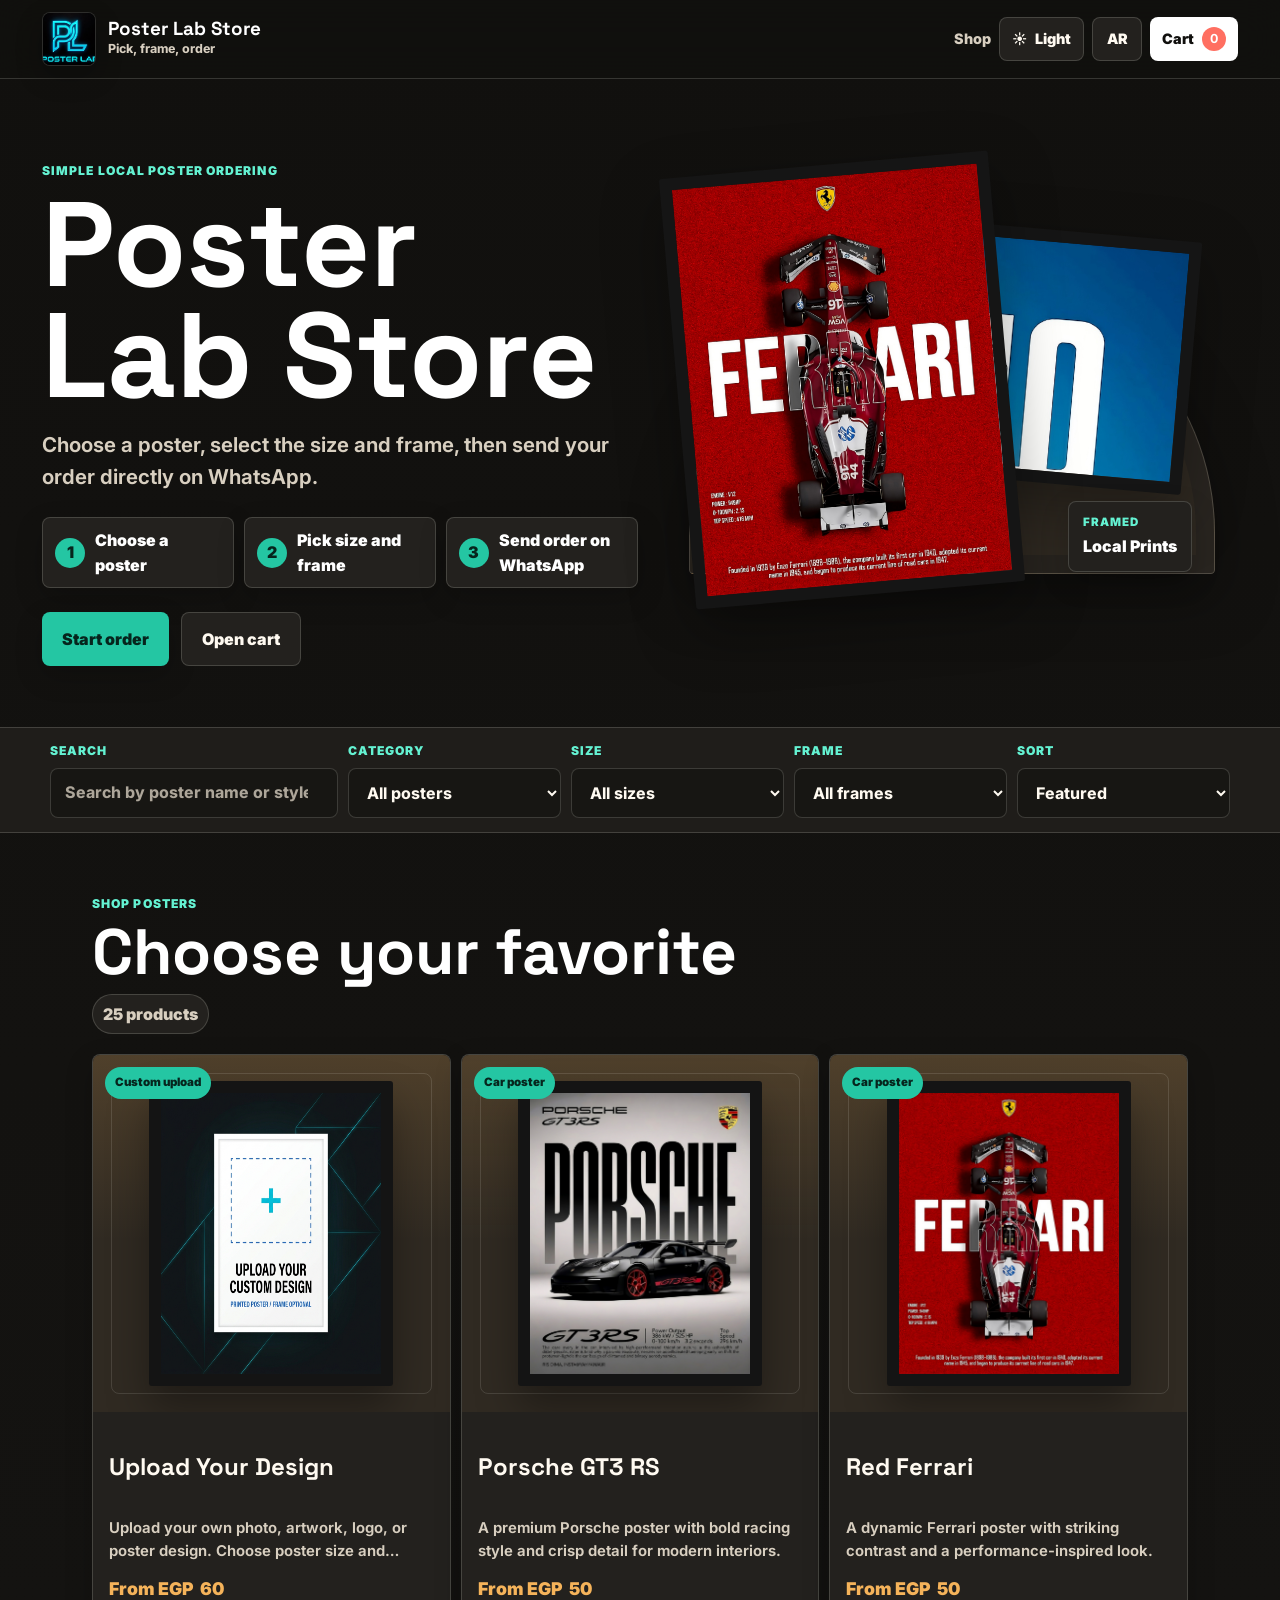
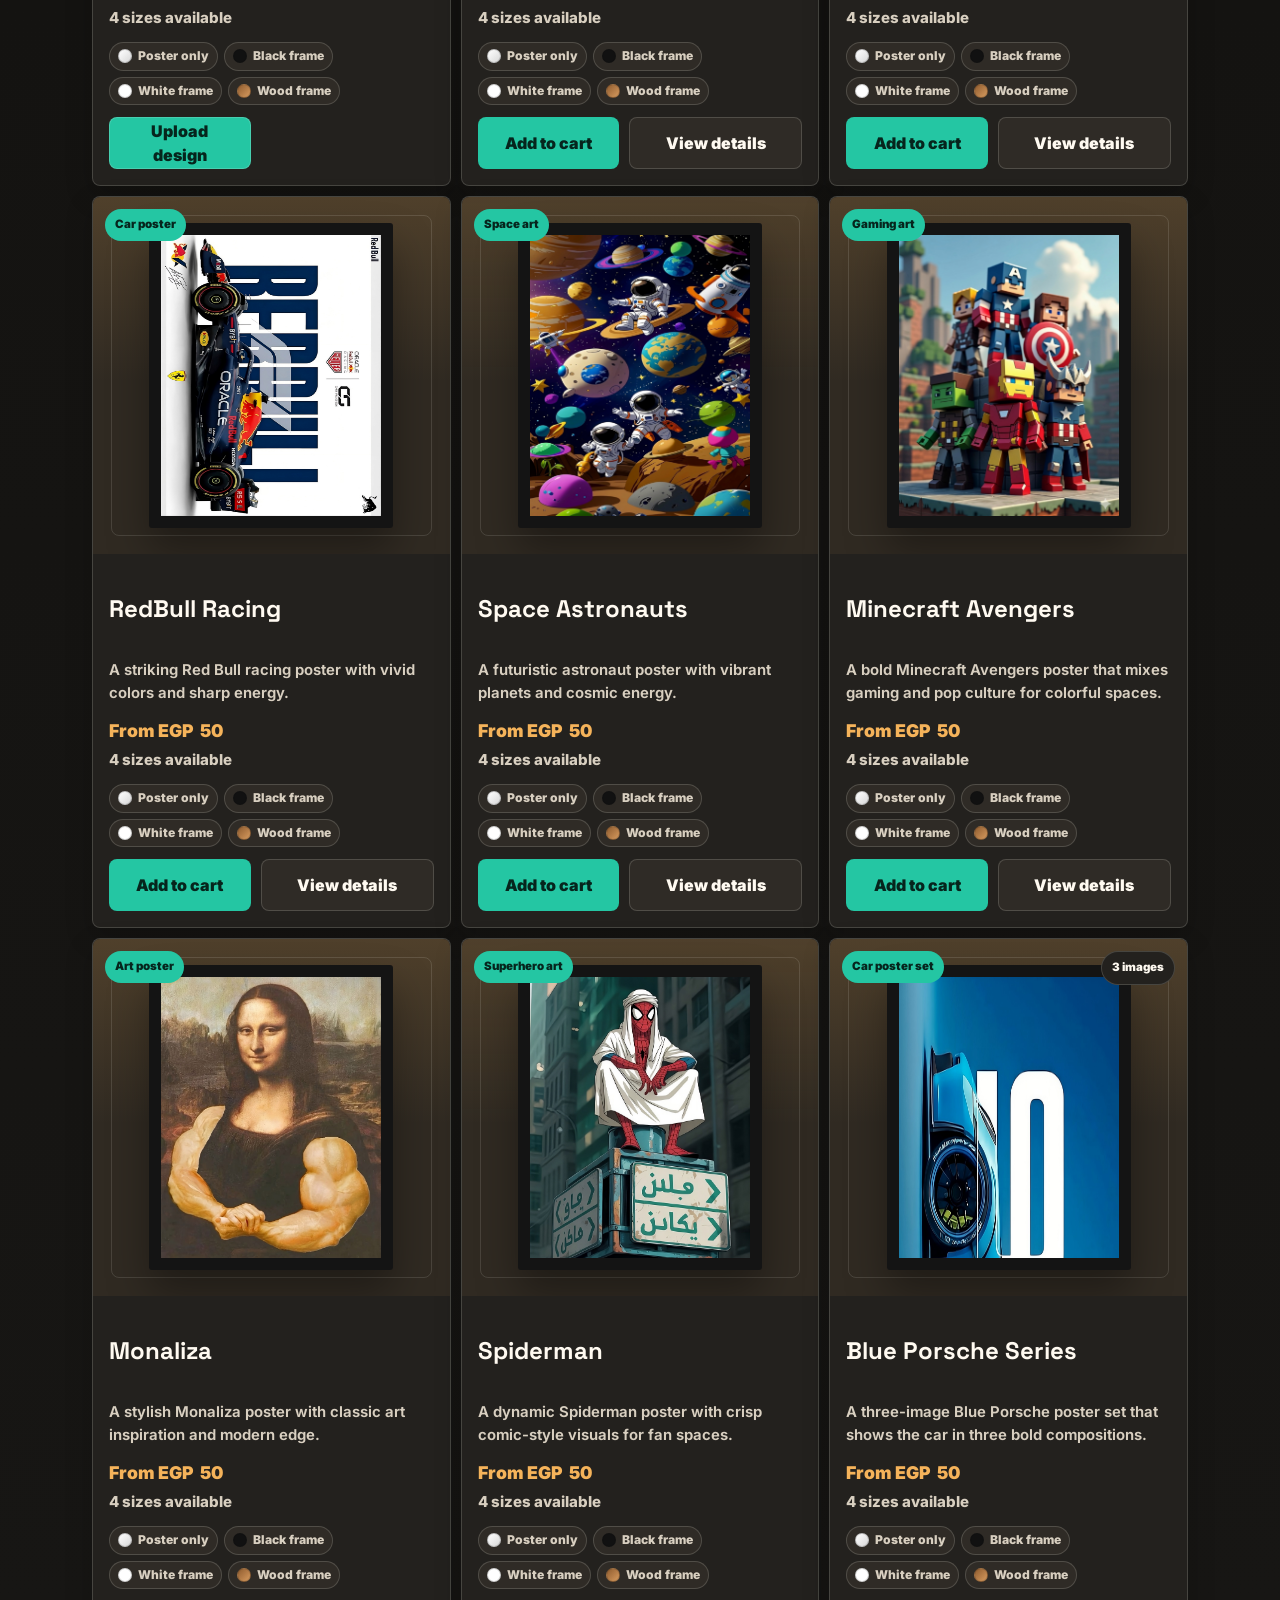
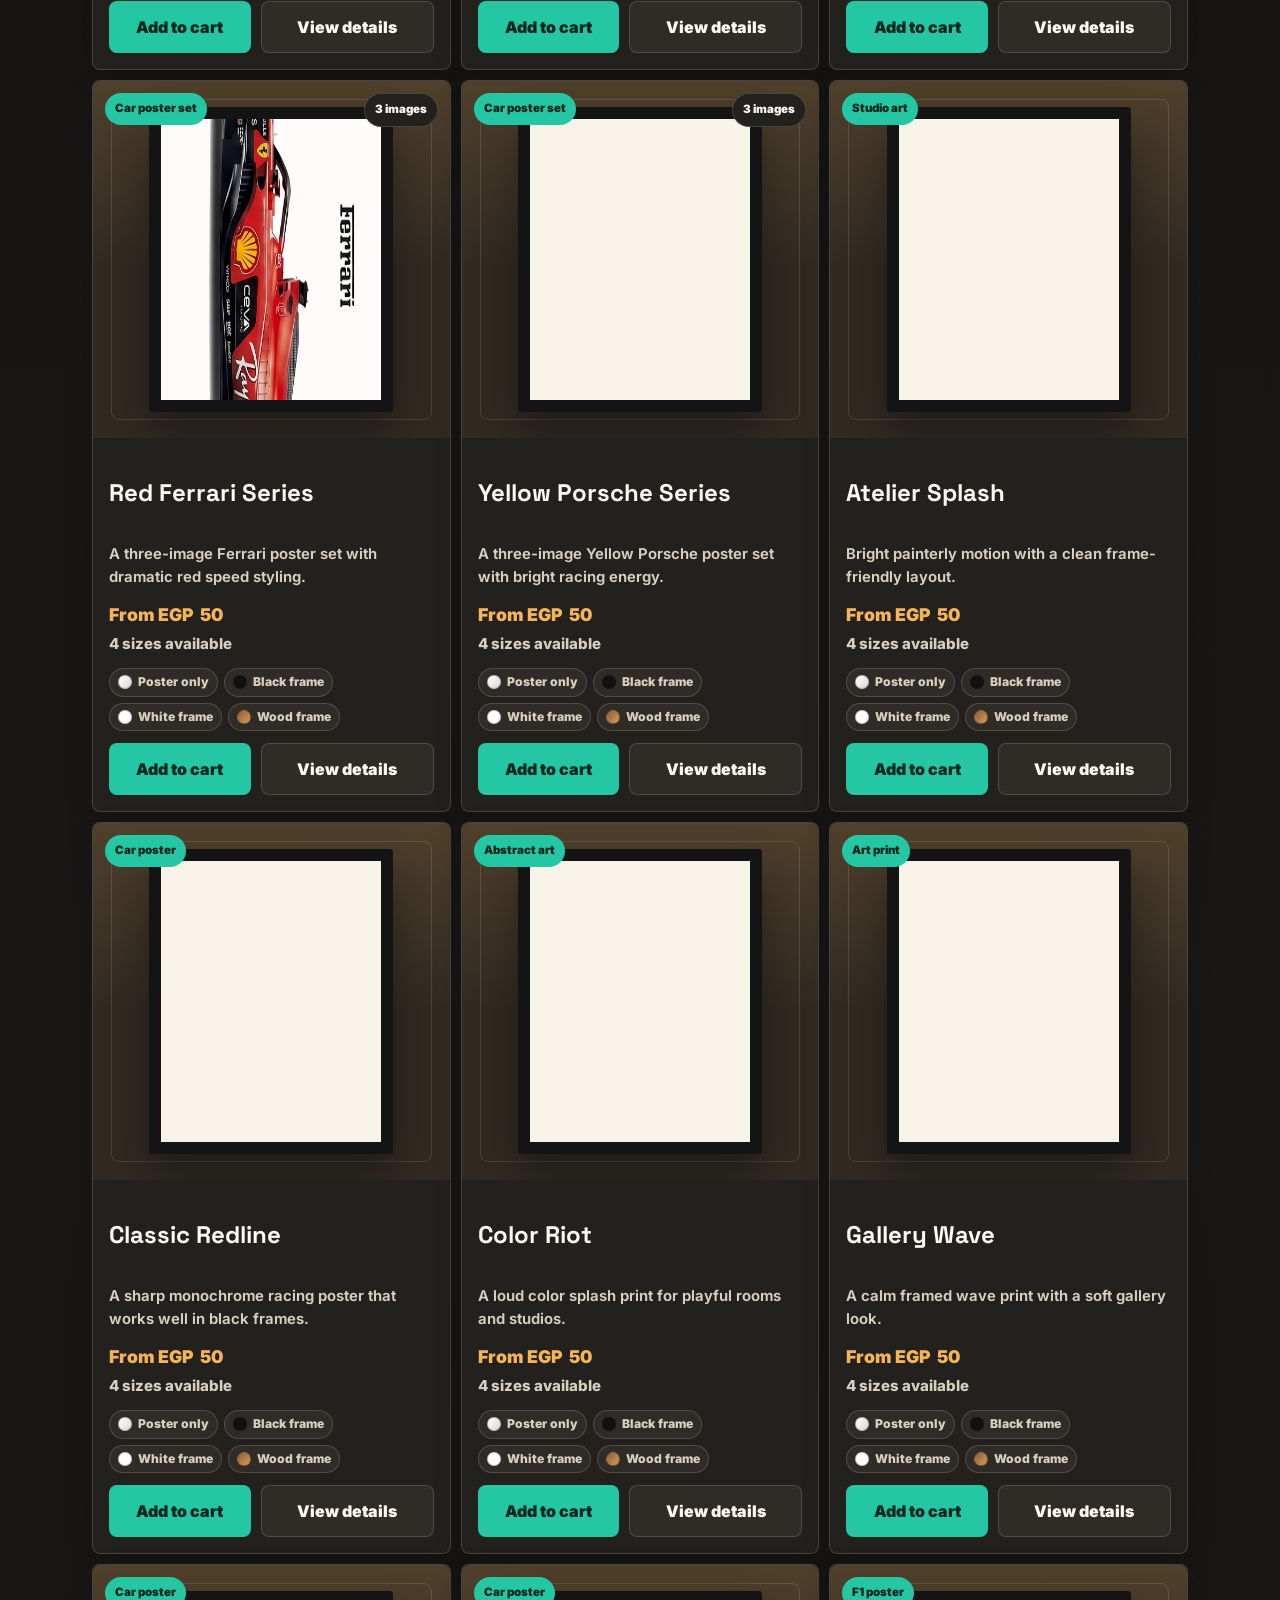
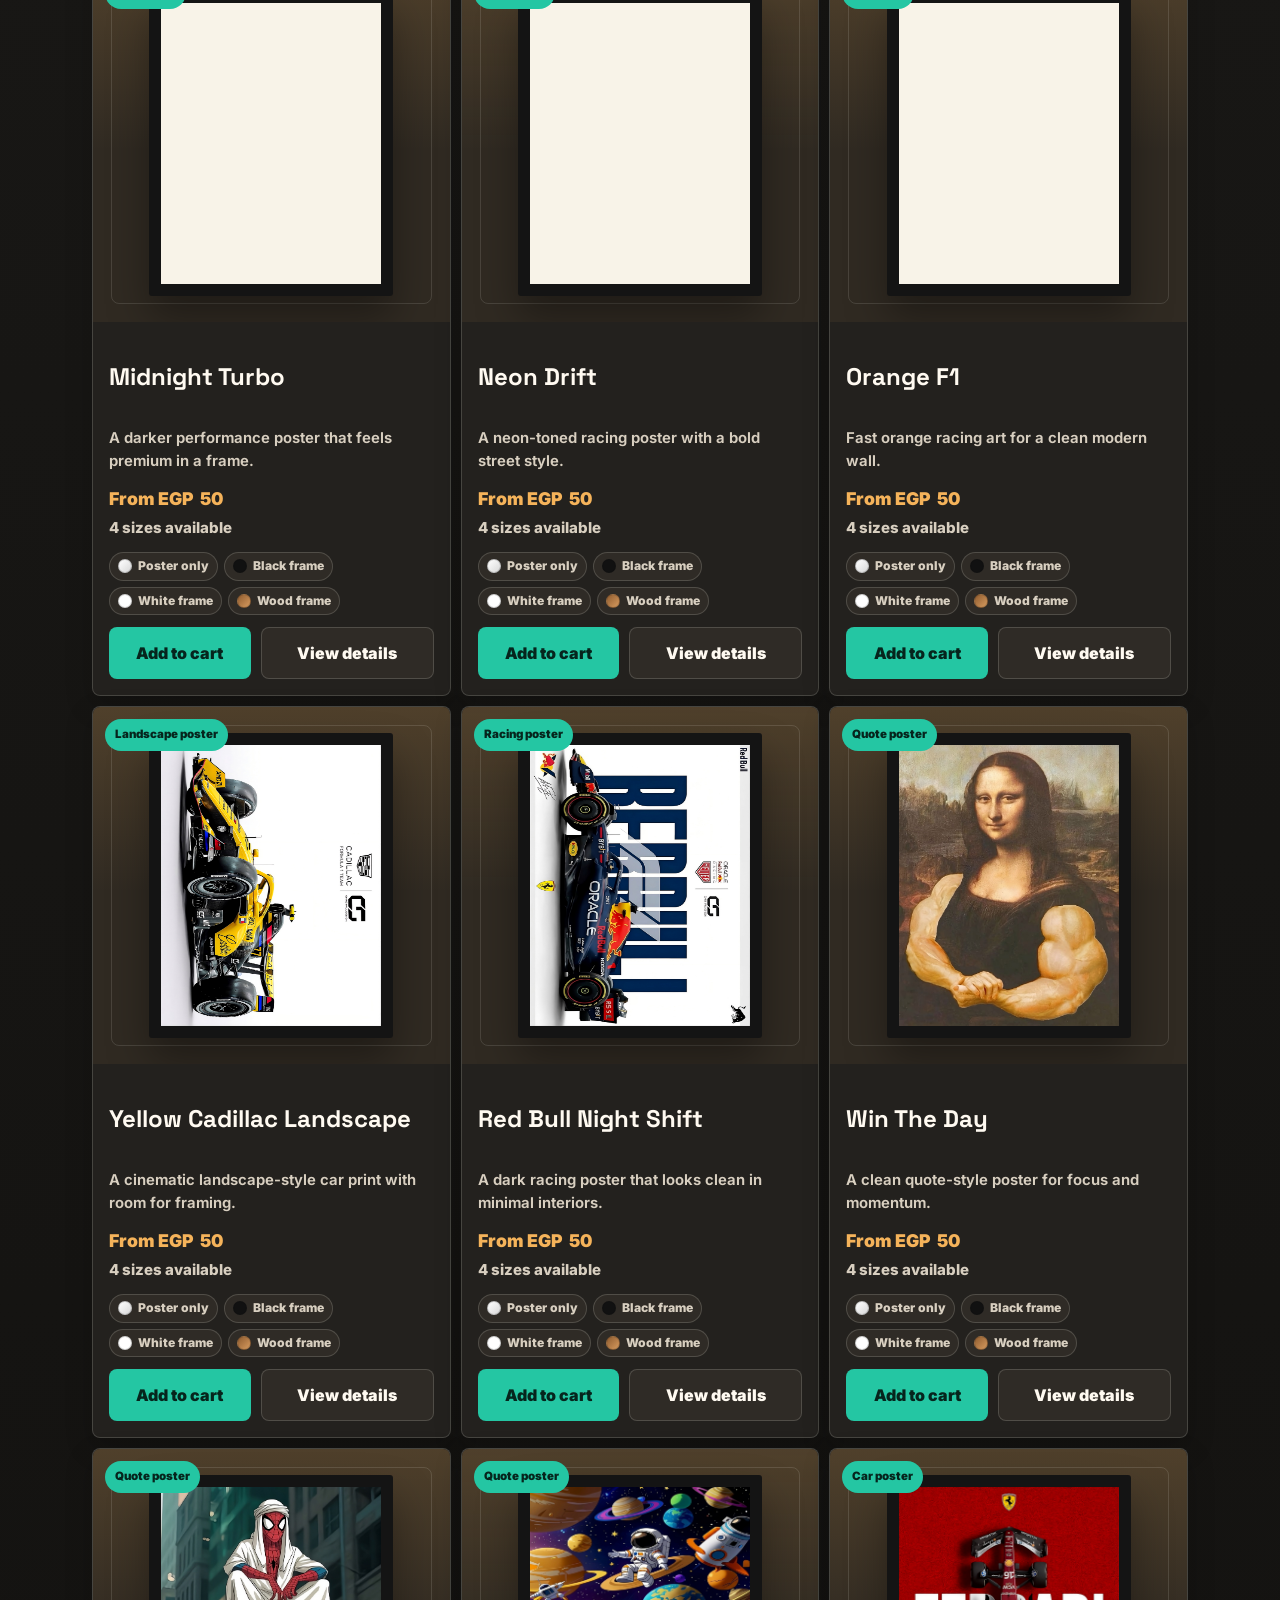
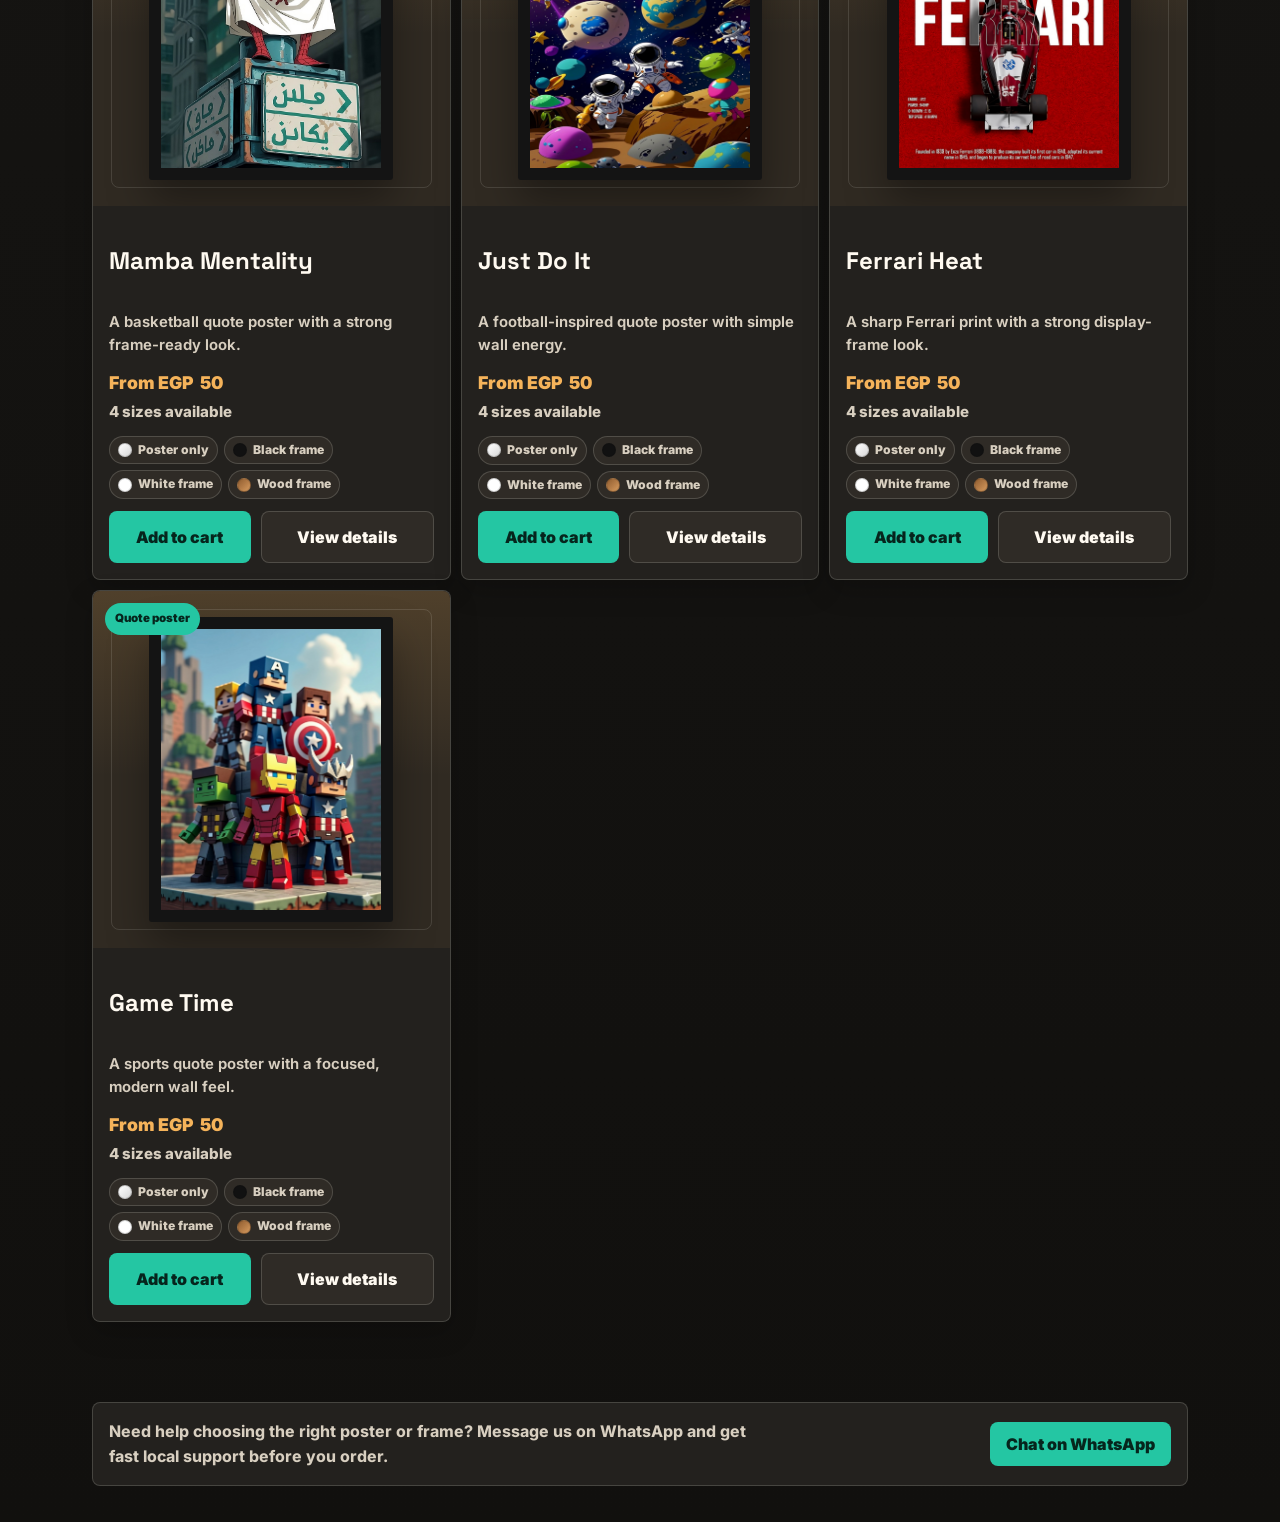
<file: index.html>
<!doctype html>
<html lang="en">

<head>
  <meta charset="utf-8">
  <meta name="viewport" content="width=device-width, initial-scale=1">
  <title>Poster Lab Store</title>
  <meta name="description"
    content="Poster Lab Store sells modern framed car posters and art prints for home decor fans.">
  <link rel="icon" type="image/png" href="assets/poster-lab-logo.png">
  <link rel="preconnect" href="https://fonts.googleapis.com">
  <link rel="preconnect" href="https://fonts.gstatic.com" crossorigin>
  <link
    href="https://fonts.googleapis.com/css2?family=Inter:wght@400;500;600;700;800;900&family=Space+Grotesk:wght@600;700&display=swap"
    rel="stylesheet">
  <link rel="stylesheet" href="styles.css">
</head>

<body>
  <header class="site-header">
    <a class="brand" href="#home" aria-label="Poster Lab Store home">
      <span class="brand-mark">
        <img src="assets/poster-lab-logo.png" alt aria-hidden="true">
      </span>
      <span>
        <strong>Poster Lab Store</strong>
        <small data-t="brandSubtitle">Framed posters for modern rooms</small>
      </span>
    </a>
    <nav class="header-actions" aria-label="Store navigation">
      <a href="#products" data-t="navShop">Shop</a>
      <button class="theme-toggle" type="button" data-theme-toggle aria-label="Switch theme">
        <span data-theme-icon aria-hidden="true">☀</span>
        <span data-t="themeToggle">Light</span>
      </button>
      <button class="lang-toggle" type="button" data-lang-toggle data-t="langToggle"
        aria-label="Switch language">AR</button>
      <button class="cart-button" type="button" data-open-cart aria-label="Open cart">
        <span data-t="navCart">Cart</span>
        <strong data-cart-count>0</strong>
      </button>
    </nav>
  </header>

  <main>
    <section class="hero" id="home">
      <div class="hero-copy">
        <p class="eyebrow" data-t="heroEyebrow">Local framed poster store</p>
        <h1 data-t="heroTitle">Poster Lab Store</h1>
        <p class="hero-text" data-t="heroText">Cars, paint studies, and bold
          wall art printed with black, white, or wood
          frames for rooms that deserve a focal point.</p>
        <ol class="order-steps" aria-label="How to order">
          <li data-t="stepChoose">Choose a poster</li>
          <li data-t="stepCustomize">Pick size and frame</li>
          <li data-t="stepWhatsapp">Send order on WhatsApp</li>
        </ol>
        <div class="hero-actions">
          <a class="primary-link" href="#products" data-t="heroActionShop">Shop posters</a>
          <button class="secondary-link" type="button" data-open-cart data-t="heroActionCart">Open cart</button>
        </div>
      </div>
      <div class="hero-stage" aria-hidden="true">
        <img class="hero-card hero-card-one" src="assets/Blue Porsche 3/upscalemedia-transformed blue porsche 3_01.png"
          alt="Blue Porsche 3 framed poster">
        <img class="hero-card hero-card-two" src="assets/Red Ferrari.png" alt="Red Ferrari framed poster">
        <div class="lab-badge">
          <span data-t="badgeFramed">Framed</span>
          <span data-t="badgePrints"> Local Prints </span>
        </div>
      </div>
    </section>

    <section class="toolbar-band" id="products" aria-label="Search and filters">
      <div class="toolbar">
        <label class="search-box">
          <span data-t="searchLabel">Search</span>
          <input id="searchInput" type="search" placeholder="Search cars, paint, abstract..."
            data-t-placeholder="searchPlaceholder" autocomplete="off">
        </label>
        <label>
          <span data-t="categoryLabel">Category</span>
          <select id="categoryFilter">
            <option value="all" data-t="catAll">All posters</option>
            <option value="cars" data-t="catCars">Cars</option>
            <option value="abstract" data-t="catAbstract">Abstract</option>
            <option value="custom" data-t="catCustom">Custom upload</option>
            <option value="paint" data-t="catPaint">Paint art</option>
          </select>
        </label>
        <label>
          <span data-t="sizeLabel">Size</span>
          <select id="sizeFilter">
            <option value="all" data-t="sizeAll">All sizes</option>
            <option value="20x30">20x30 cm</option>
            <option value="30x40">30x40 cm</option>
            <option value="40x50">40x50 cm</option>
            <option value="50x70">50x70 cm</option>
          </select>
        </label>
        <label>
          <span data-t="frameLabel">Frame</span>
          <select id="frameFilter">
            <option value="all" data-t="frameAll">All frames</option>
            <option value="None" data-t="frameNone">None</option>
            <option value="Black" data-t="frameBlack">Black</option>
            <option value="White" data-t="frameWhite">White</option>
            <option value="Wood" data-t="frameWood">Wood</option>
          </select>
        </label>
        <label>
          <span data-t="sortLabel">Sort</span>
          <select id="sortFilter">
            <option value="featured" data-t="sortFeatured">Featured</option>
            <option value="price-low" data-t="sortPriceLow">Price low to
              high</option>
            <option value="price-high" data-t="sortPriceHigh">Price high to
              low</option>
            <option value="name" data-t="sortName">Name</option>
          </select>
        </label>
      </div>
    </section>

    <section class="store-section">
      <div class="section-heading">
        <div>
          <p class="eyebrow" data-t="freshDropsEyebrow">Fresh drops</p>
          <h2 data-t="freshDropsTitle">Framed posters for bold interiors</h2>
        </div>
        <p id="resultCount">6 products</p>
      </div>
      <div class="product-grid" id="productGrid" aria-live="polite"></div>
    </section>

    <section class="detail-shell" id="productDetail" hidden></section>
  </main>

  <footer class="site-footer" aria-label="Store contact and support">
    <div class="footer-panel">
      <p>Need help choosing the right poster or frame? Message us on WhatsApp
        and get fast local support before you order.</p>
      <a class="footer-link" href="https://wa.me/201010414187" target="_blank" rel="noopener noreferrer"
        aria-label="Chat on WhatsApp">Chat on
        WhatsApp</a>
    </div>
  </footer>

  <div class="toast-notification" aria-live="polite" aria-atomic="true"></div>

  <aside class="cart-drawer" data-cart-drawer aria-hidden="true">
    <div class="drawer-panel" role="dialog" aria-modal="true" aria-labelledby="cartTitle">
      <div class="drawer-header">
        <div>
          <p class="eyebrow" data-t="cartEyebrow">Your order</p>
          <h2 id="cartTitle" data-t="cartTitle">Cart</h2>
        </div>
        <button class="icon-button" type="button" data-close-cart aria-label="Close cart">x</button>
      </div>
      <div class="cart-items" id="cartItems"></div>
      <form class="checkout-form" id="checkoutForm">
        <label>
          <span data-t="cartNameLabel">Name</span>
          <input id="customerName" name="customerName" placeholder="Your name" data-t-placeholder="cartNamePlaceholder"
            required>
        </label>
        <label>
          <span data-t="cartPhoneLabel">Phone</span>
          <input id="customerPhone" name="customerPhone" placeholder="Your phone number"
            data-t-placeholder="cartPhonePlaceholder" required>
        </label>
        <label>
          <span data-t="cartAddressLabel">Address</span>
          <textarea id="customerAddress" name="customerAddress" rows="3" placeholder="Delivery address"
            data-t-placeholder="cartAddressPlaceholder" required></textarea>
        </label>
        <label>
          <span data-t="cartPaymentLabel">Payment method</span>
          <select id="paymentMethod" name="paymentMethod">
            <option value="Vodafone Cash to 01090927525" data-t="cartVodafoneOption">Vodafone Cash - 01090927525
            </option>
            <option value="Instapay QR / qnbziad49015@instapay" data-t="cartInstapayOption">Instapay QR -
              qnbziad49015@instapay</option>
          </select>
        </label>
        <div class="payment-reminder">
          <strong><span data-t="cartTotalLabel">Total:</span> <span id="cartTotal">EGP 0</span></strong>
          <small data-t="cartWhatsappHint">WhatsApp will include items, sizes,
            frames, totals, payment method, product
            links, and uploaded design filenames.</small>
        </div>
        <button class="checkout-button" type="submit" data-t="cartCheckoutBtn">Continue to payment confirmation</button>
      </form>
      <section class="payment-confirmation" id="paymentConfirmation" hidden aria-live="polite">
        <div class="confirmation-header">
          <p class="eyebrow" data-t="confEyebrow">Final confirmation</p>
          <h3 data-t="confTitle">Complete payment, then send the order</h3>
          <p data-t="confHint">Your WhatsApp message will include every
            poster, selected frame, selected size, price
            total, customer details, product links, and uploaded design
            filenames.</p>
        </div>
        <div class="confirmation-methods">
          <article class="payment-card" data-payment-cash hidden>
            <strong>VF-Cash</strong>
            <strong>01090927525</strong>
          </article>
          <article class="payment-card" data-payment-qr hidden>
            <img src="assets/instapay-qr.jpeg" alt="Instapay QR code for Poster Lab Store">
          </article>
        </div>
        <div class="confirmation-summary" id="confirmationSummary"></div>
        <div class="upload-progress" data-upload-progress role="progressbar" aria-valuemin="0" aria-valuemax="100"
          aria-valuenow="0" hidden>
          <span data-t="uploadProgressLabel">Uploading poster to server</span>
          <div><i data-upload-progress-bar></i></div>
        </div>
        <div class="confirmation-actions">
          <button class="secondary-button" type="button" data-edit-checkout data-t="confEditBtn">Edit details</button>
          <button class="checkout-button" type="button" data-send-whatsapp data-t="confSendBtn">Send final order to
            WhatsApp</button>
        </div>
      </section>
    </div>
  </aside>

  <script src="script.js"></script>
</body>

</html>
</file>
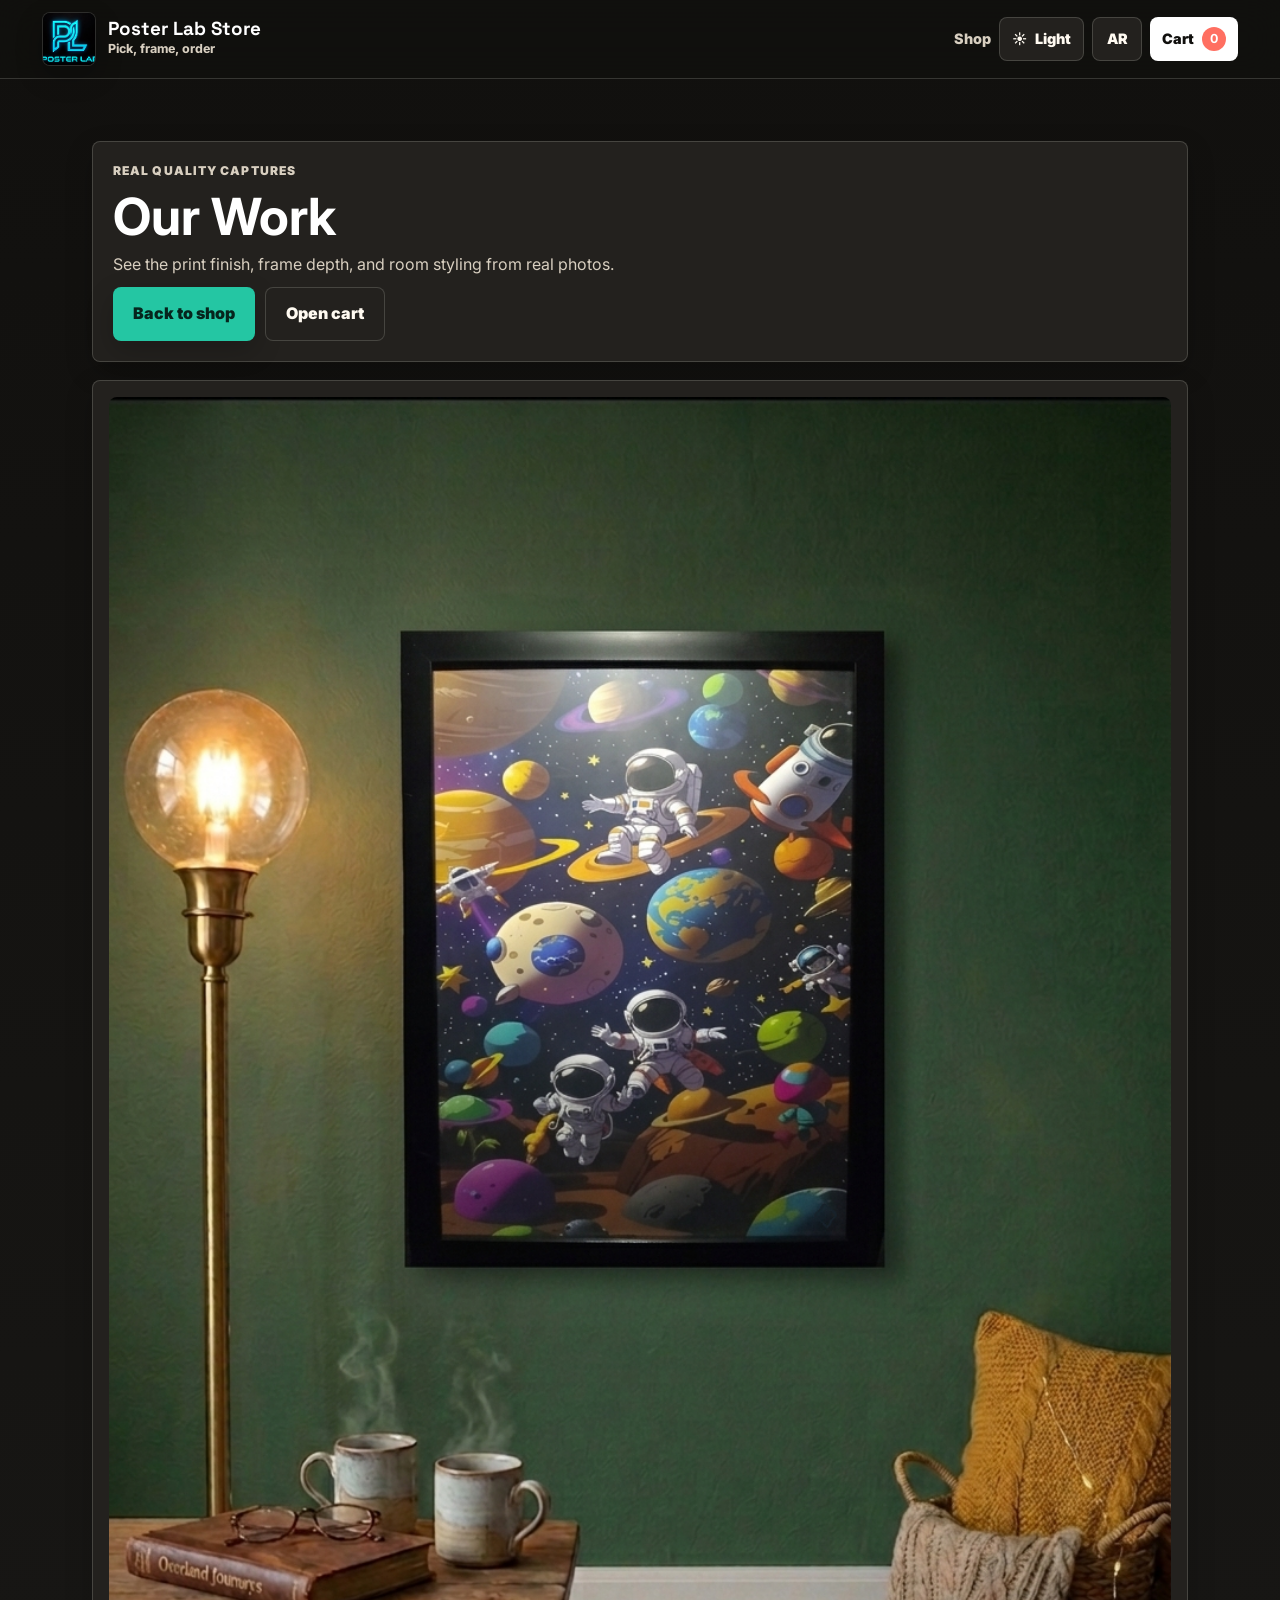
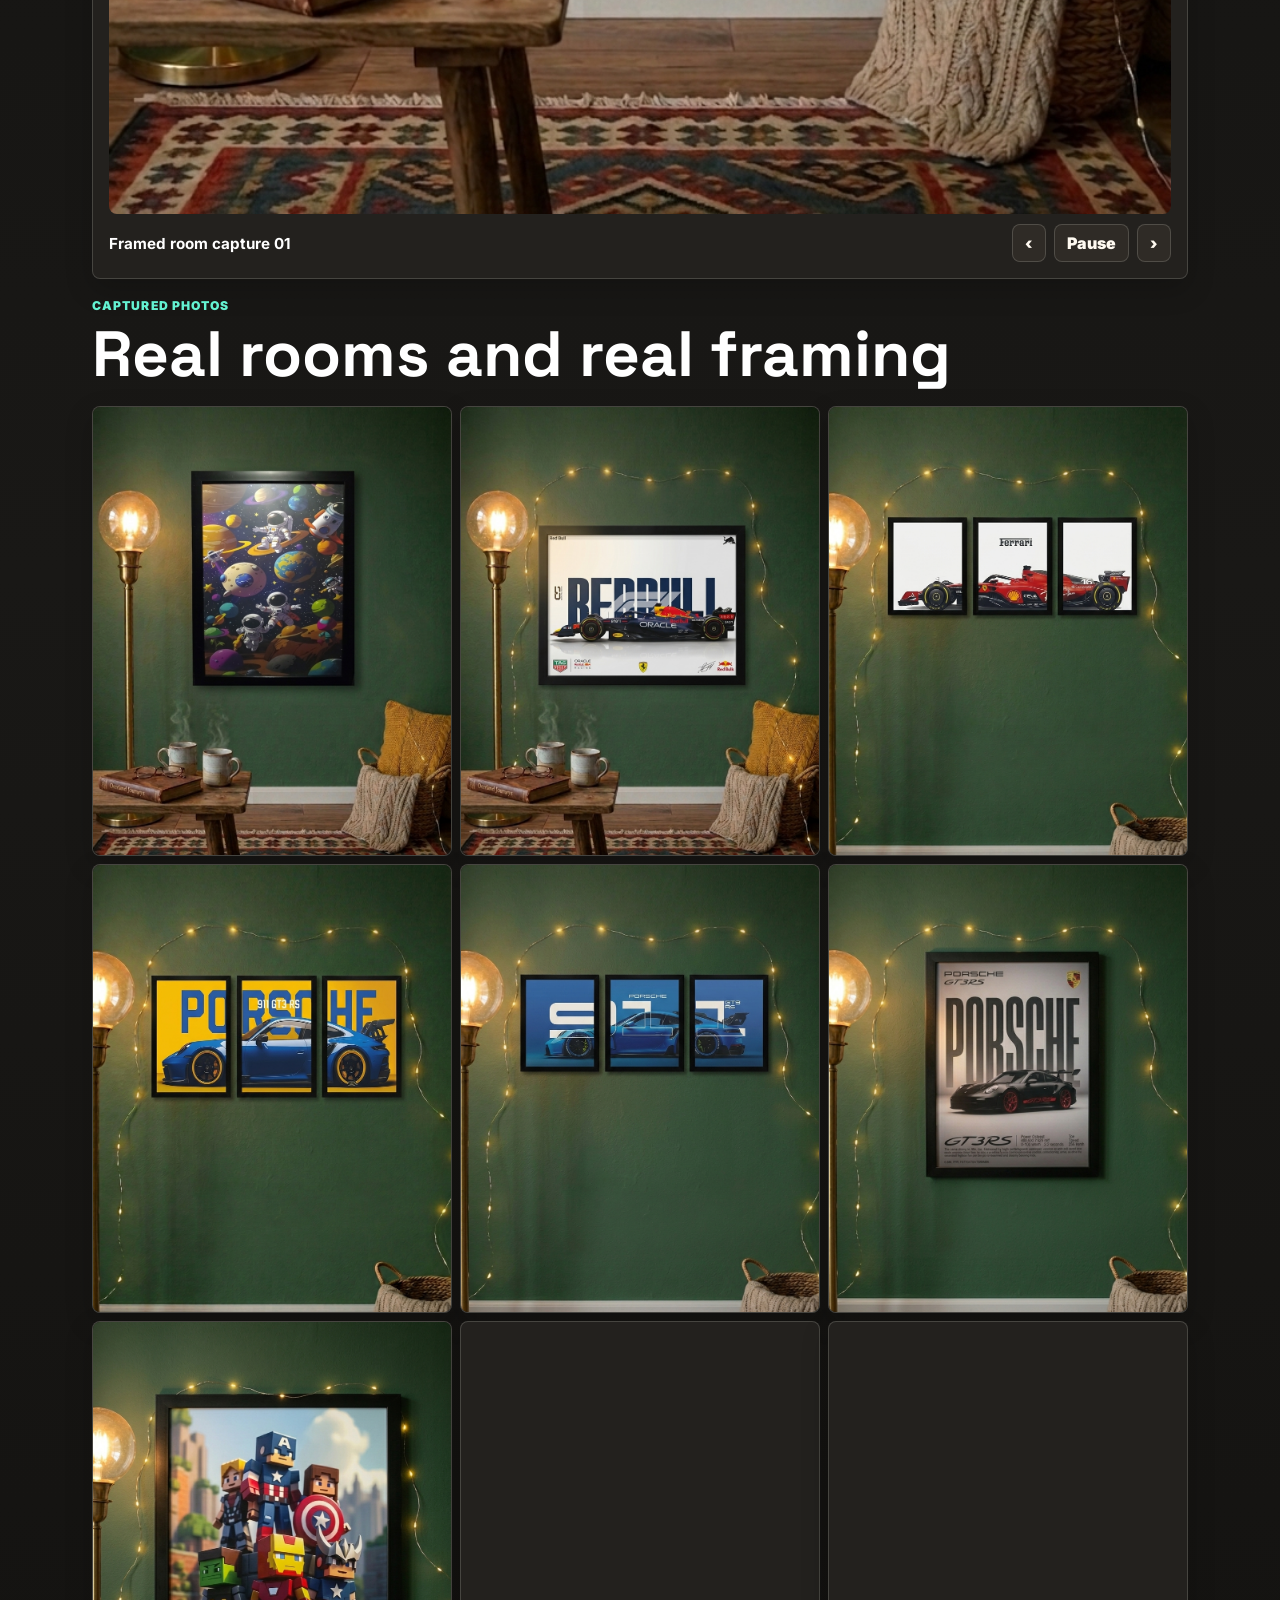
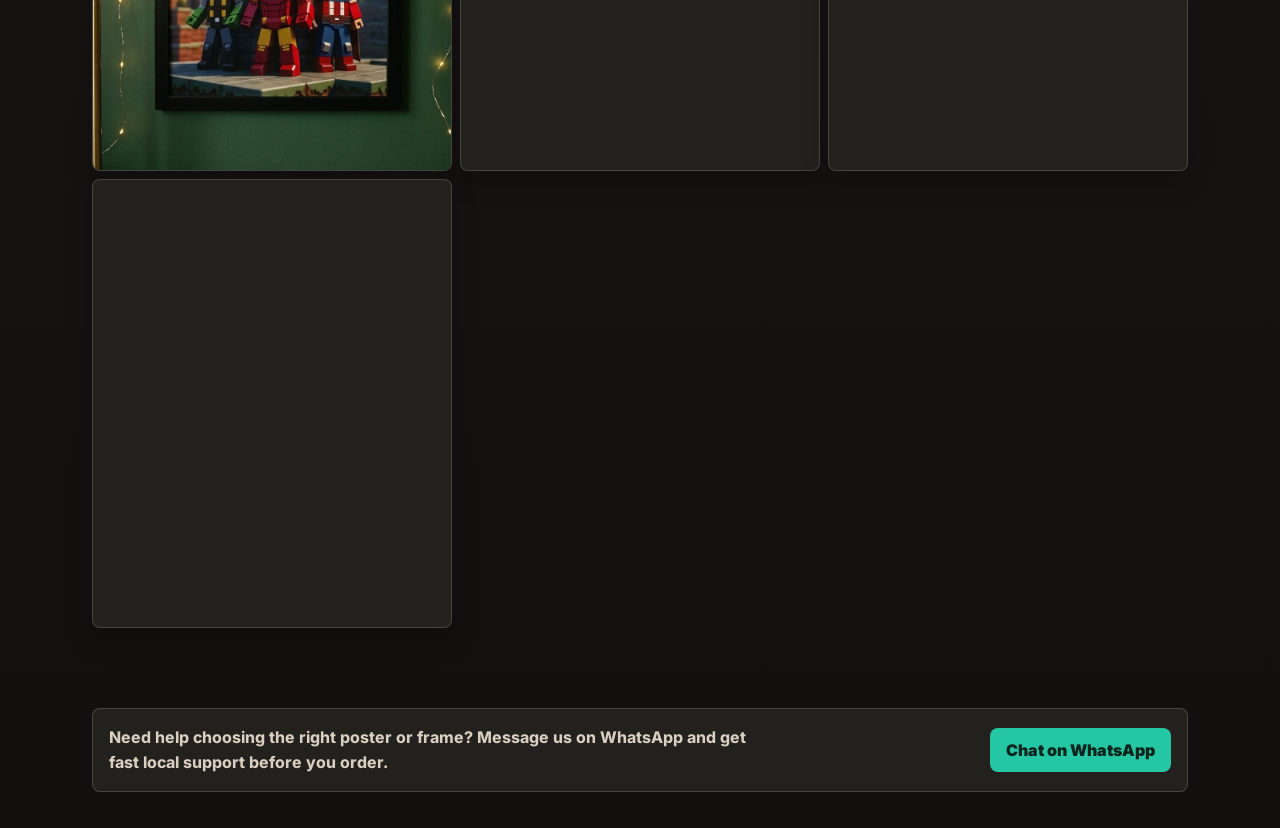
<file: our-work.html>
<!doctype html>
<html lang="en">

<head>
  <meta charset="utf-8">
  <meta name="viewport" content="width=device-width, initial-scale=1">
  <title>Our Work — Poster Lab Store</title>
  <meta name="description" content="Poster Lab Store real quality gallery and captured room photos.">
  <link rel="icon" type="image/png" href="assets/poster-lab-logo.png">
  <link rel="preconnect" href="https://fonts.googleapis.com">
  <link rel="preconnect" href="https://fonts.gstatic.com" crossorigin>
  <link href="https://fonts.googleapis.com/css2?family=Inter:wght@400;500;600;700;800;900&family=Space+Grotesk:wght@600;700&display=swap" rel="stylesheet">
  <link rel="stylesheet" href="styles.css">
</head>

<body>
  <header class="site-header">
    <a class="brand" href="index.html" aria-label="Poster Lab Store home">
      <span class="brand-mark">
        <img src="assets/poster-lab-logo.png" alt aria-hidden="true">
      </span>
      <span>
        <strong>Poster Lab Store</strong>
        <small data-t="brandSubtitle">Framed posters for modern rooms</small>
      </span>
    </a>
    <nav class="header-actions" aria-label="Store navigation">
      <a href="index.html" data-t="navShop">Shop</a>
      <button class="theme-toggle" type="button" data-theme-toggle aria-label="Switch theme">
        <span data-theme-icon aria-hidden="true">☀</span>
        <span data-t="themeToggle">Light</span>
      </button>
      <button class="lang-toggle" type="button" data-lang-toggle data-t="langToggle" aria-label="Switch language">AR</button>
      <button class="cart-button" type="button" data-open-cart aria-label="Open cart">
        <span data-t="navCart">Cart</span>
        <strong data-cart-count>0</strong>
      </button>
    </nav>
  </header>

  <main>
    <section class="store-section our-work-shell">
      <div class="our-work-hero">
        <p class="eyebrow" data-t="ourWorkEyebrow">Real quality captures</p>
        <h1 data-t="ourWorkTitle">Our Work</h1>
        <p data-t="ourWorkSubtitle">See the print finish, frame depth, and room styling from real photos.</p>
        <div class="our-work-hero-actions">
          <a class="primary-link" href="index.html" data-t="backToShop">Back to shop</a>
          <button class="secondary-link" type="button" data-open-cart data-t="heroActionCart">Open cart</button>
        </div>
      </div>

      <section class="our-work-reel" aria-label="Quality reel">
        <div class="our-work-reel-stage">
          <img data-our-work-reel-image src="assets/our-work/our-work-01.jpg" alt="Framed room capture 01" loading="eager" decoding="async">
        </div>
        <div class="our-work-reel-meta">
          <strong data-our-work-reel-caption>Framed room capture 01</strong>
          <div class="our-work-reel-controls" data-our-work-reel-controls data-playing="true">
            <button type="button" data-work-reel-prev aria-label="Previous image">‹</button>
            <button type="button" data-work-reel-toggle aria-label="Pause reel">Pause</button>
            <button type="button" data-work-reel-next aria-label="Next image">›</button>
          </div>
        </div>
      </section>

      <section>
        <div class="section-heading">
          <div>
            <p class="eyebrow" data-t="ourWorkGalleryLabel">Captured photos</p>
            <h2>Real rooms and real framing</h2>
          </div>
        </div>
        <div class="our-work-grid" data-our-work-grid></div>
      </section>
    </section>
  </main>

  <footer class="site-footer" aria-label="Store contact and support">
    <div class="footer-panel">
      <p>Need help choosing the right poster or frame? Message us on WhatsApp and get fast local support before you order.</p>
      <a class="footer-link" href="https://wa.me/201010414187" target="_blank" rel="noopener noreferrer" aria-label="Chat on WhatsApp">Chat on WhatsApp</a>
    </div>
  </footer>

  <div class="toast-notification" aria-live="polite" aria-atomic="true"></div>

  <aside class="cart-drawer" data-cart-drawer aria-hidden="true">
    <div class="drawer-panel" role="dialog" aria-modal="true" aria-labelledby="cartTitle">
      <div class="drawer-header">
        <div>
          <p class="eyebrow" data-t="cartEyebrow">Your order</p>
          <h2 id="cartTitle" data-t="cartTitle">Cart</h2>
        </div>
        <button class="icon-button" type="button" data-close-cart aria-label="Close cart">x</button>
      </div>
      <div class="cart-items" id="cartItems"></div>
      <form class="checkout-form" id="checkoutForm">
        <label>
          <span data-t="cartNameLabel">Name</span>
          <input id="customerName" name="customerName" placeholder="Your name" data-t-placeholder="cartNamePlaceholder" required>
        </label>
        <label>
          <span data-t="cartPhoneLabel">Phone</span>
          <input id="customerPhone" name="customerPhone" placeholder="Your phone number" data-t-placeholder="cartPhonePlaceholder" required>
        </label>
        <label>
          <span data-t="cartAddressLabel">Address</span>
          <textarea id="customerAddress" name="customerAddress" rows="3" placeholder="Delivery address" data-t-placeholder="cartAddressPlaceholder" required></textarea>
        </label>
        <label>
          <span data-t="cartPaymentLabel">Payment method</span>
          <select id="paymentMethod" name="paymentMethod">
            <option value="Vodafone Cash to 01090927525" data-t="cartVodafoneOption">Vodafone Cash - 01090927525</option>
            <option value="Instapay QR / qnbziad49015@instapay" data-t="cartInstapayOption">Instapay QR - qnbziad49015@instapay</option>
          </select>
        </label>
        <div class="payment-reminder">
          <strong><span data-t="cartTotalLabel">Total:</span> <span id="cartTotal">EGP 0</span></strong>
          <small data-t="cartWhatsappHint">WhatsApp will include items, sizes, frames, totals, payment method, product links, and uploaded design filenames.</small>
        </div>
        <button class="checkout-button" type="submit" data-t="cartCheckoutBtn">Review order</button>
      </form>
      <section class="payment-confirmation" id="paymentConfirmation" hidden aria-live="polite">
        <div class="confirmation-header">
          <p class="eyebrow" data-t="confEyebrow">Final confirmation</p>
          <h3 data-t="confTitle">Check details, then send order</h3>
          <p data-t="confHint">Your WhatsApp message will include every poster, selected frame, selected size, price total, customer details, product links, and uploaded design filenames.</p>
        </div>
        <div class="confirmation-methods">
          <article class="payment-card" data-payment-cash hidden>
            <strong>VF-Cash</strong>
            <strong>01090927525</strong>
          </article>
          <article class="payment-card" data-payment-qr hidden>
            <img src="assets/instapay-qr.jpeg" alt="Instapay QR code for Poster Lab Store">
          </article>
        </div>
        <div class="confirmation-summary" id="confirmationSummary"></div>
        <div class="upload-progress" data-upload-progress role="progressbar" aria-valuemin="0" aria-valuemax="100" aria-valuenow="0" hidden>
          <span data-t="uploadProgressLabel">Uploading poster to server</span>
          <div><i data-upload-progress-bar></i></div>
        </div>
        <div class="confirmation-actions">
          <button class="secondary-button" type="button" data-edit-checkout data-t="confEditBtn">Edit details</button>
          <button class="checkout-button" type="button" data-send-whatsapp data-t="confSendBtn">Send final order to WhatsApp</button>
        </div>
      </section>
    </div>
  </aside>

  <script src="script.js"></script>
</body>

</html>
</file>
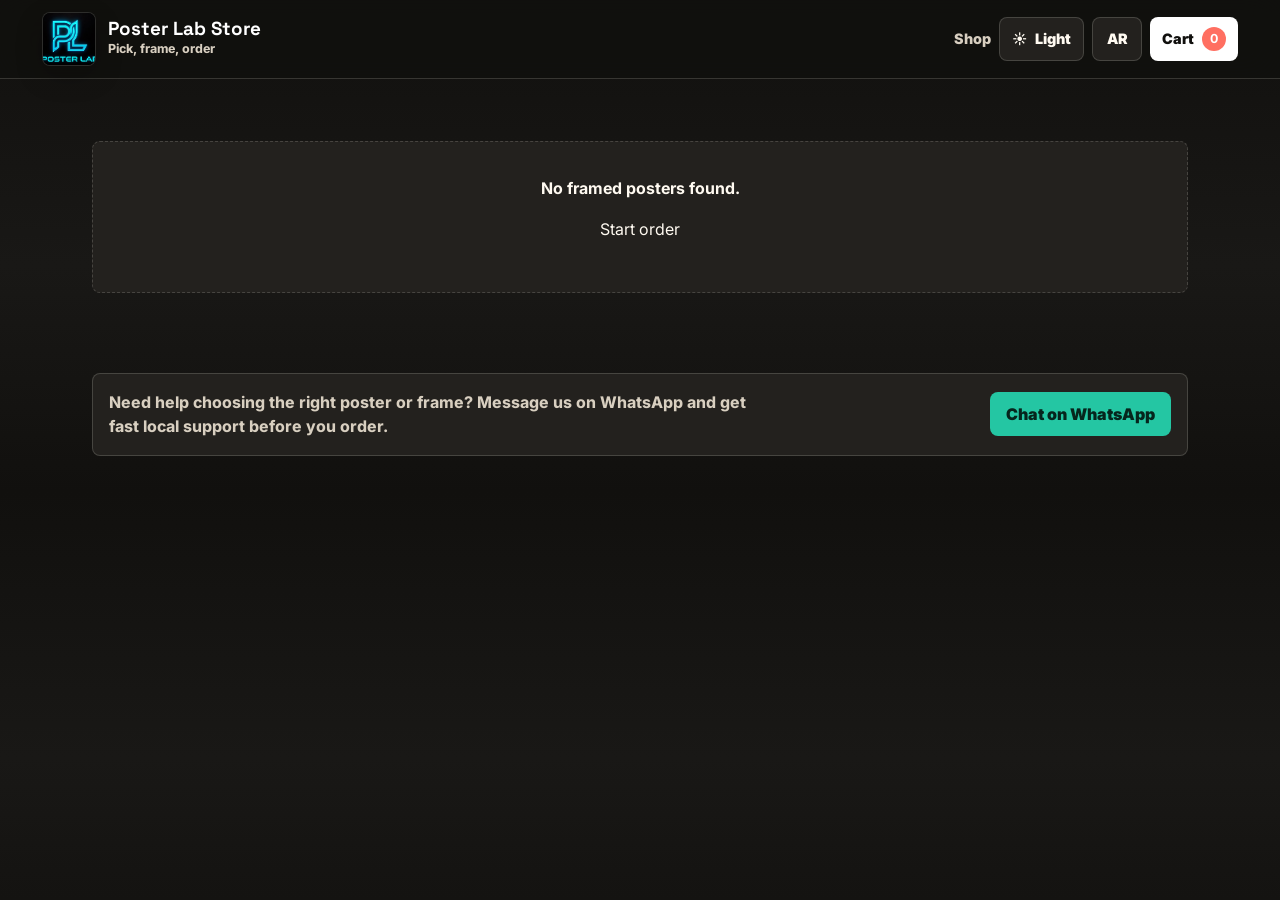
<file: product.html>
<!doctype html>
<html lang="en">

<head>
  <meta charset="utf-8">
  <meta name="viewport" content="width=device-width, initial-scale=1">
  <title>Poster Lab Store — Product Detail</title>
  <meta name="description" content="Poster Lab Store product detail page for framed posters and custom uploads.">
  <link rel="icon" type="image/png" href="assets/poster-lab-logo.png">
  <link rel="preconnect" href="https://fonts.googleapis.com">
  <link rel="preconnect" href="https://fonts.gstatic.com" crossorigin>
  <link
    href="https://fonts.googleapis.com/css2?family=Inter:wght@400;500;600;700;800;900&family=Space+Grotesk:wght@600;700&display=swap"
    rel="stylesheet">
  <link rel="stylesheet" href="styles.css">
</head>

<body>
  <header class="site-header">
    <a class="brand" href="index.html" aria-label="Poster Lab Store home">
      <span class="brand-mark">
        <img src="assets/poster-lab-logo.png" alt aria-hidden="true">
      </span>
      <span>
        <strong>Poster Lab Store</strong>
        <small data-t="brandSubtitle">Framed posters for modern rooms</small>
      </span>
    </a>
    <nav class="header-actions" aria-label="Store navigation">
      <a href="index.html" data-t="navShop">Shop</a>
      <button class="theme-toggle" type="button" data-theme-toggle aria-label="Switch theme">
        <span data-theme-icon aria-hidden="true">☀</span>
        <span data-t="themeToggle">Light</span>
      </button>
      <button class="lang-toggle" type="button" data-lang-toggle data-t="langToggle"
        aria-label="Switch language">AR</button>
      <button class="cart-button" type="button" data-open-cart aria-label="Open cart">
        <span data-t="navCart">Cart</span>
        <strong data-cart-count>0</strong>
      </button>
    </nav>
  </header>

  <main>
    <!-- We removed the redundant store-section list-header to keep the details clean -->
    <section class="detail-shell" id="productDetail" hidden></section>
  </main>

  <footer class="site-footer" aria-label="Store contact and support">
    <div class="footer-panel">
      <p>Need help choosing the right poster or frame? Message us on WhatsApp
        and get fast local support before you order.</p>
      <a class="footer-link" href="https://wa.me/201010414187" target="_blank" rel="noopener noreferrer"
        aria-label="Chat on WhatsApp">Chat on
        WhatsApp</a>
    </div>
  </footer>

  <div class="toast-notification" aria-live="polite" aria-atomic="true"></div>

  <aside class="cart-drawer" data-cart-drawer aria-hidden="true">
    <div class="drawer-panel" role="dialog" aria-modal="true" aria-labelledby="cartTitle">
      <div class="drawer-header">
        <div>
          <p class="eyebrow" data-t="cartEyebrow">Your order</p>
          <h2 id="cartTitle" data-t="cartTitle">Cart</h2>
        </div>
        <button class="icon-button" type="button" data-close-cart aria-label="Close cart">x</button>
      </div>
      <div class="cart-items" id="cartItems"></div>
      <form class="checkout-form" id="checkoutForm">
        <label>
          <span data-t="cartNameLabel">Name</span>
          <input id="customerName" name="customerName" placeholder="Your name" data-t-placeholder="cartNamePlaceholder"
            required>
        </label>
        <label>
          <span data-t="cartPhoneLabel">Phone</span>
          <input id="customerPhone" name="customerPhone" placeholder="Your phone number"
            data-t-placeholder="cartPhonePlaceholder" required>
        </label>
        <label>
          <span data-t="cartAddressLabel">Address</span>
          <textarea id="customerAddress" name="customerAddress" rows="3" placeholder="Delivery address"
            data-t-placeholder="cartAddressPlaceholder" required></textarea>
        </label>
        <label>
          <span data-t="cartPaymentLabel">Payment method</span>
          <select id="paymentMethod" name="paymentMethod">
            <option value="Vodafone Cash to 01090927525" data-t="cartVodafoneOption">Vodafone Cash - 01090927525
            </option>
            <option value="Instapay QR / qnbziad49015@instapay" data-t="cartInstapayOption">Instapay QR -
              qnbziad49015@instapay</option>
          </select>
        </label>
        <div class="payment-reminder">
          <strong><span data-t="cartTotalLabel">Total:</span> <span id="cartTotal">EGP 0</span></strong>
          <small data-t="cartWhatsappHint">WhatsApp will include items, sizes,
            frames, totals, payment method, product
            links, and uploaded design filenames.</small>
        </div>
        <button class="checkout-button" type="submit" data-t="cartCheckoutBtn">Continue to payment confirmation</button>
      </form>
      <section class="payment-confirmation" id="paymentConfirmation" hidden aria-live="polite">
        <div class="confirmation-header">
          <p class="eyebrow" data-t="confEyebrow">Final confirmation</p>
          <h3 data-t="confTitle">Complete payment, then send the order</h3>
          <p data-t="confHint">Your WhatsApp message will include every
            poster, selected frame, selected size, price
            total, customer details, product links, and uploaded design
            filenames.</p>
        </div>
        <div class="confirmation-methods">
          <article class="payment-card" data-payment-cash hidden>
            <strong>VF-Cash</strong>
            <strong>01090927525</strong>
          </article>
          <article class="payment-card" data-payment-qr hidden>
            <img src="assets/instapay-qr.jpeg" alt="Instapay QR code for Poster Lab Store">
          </article>
        </div>
        <div class="confirmation-summary" id="confirmationSummary"></div>
        <div class="upload-progress" data-upload-progress role="progressbar" aria-valuemin="0" aria-valuemax="100"
          aria-valuenow="0" hidden>
          <span data-t="uploadProgressLabel">Uploading poster to server</span>
          <div><i data-upload-progress-bar></i></div>
        </div>
        <div class="confirmation-actions">
          <button class="secondary-button" type="button" data-edit-checkout data-t="confEditBtn">Edit details</button>
          <button class="checkout-button" type="button" data-send-whatsapp data-t="confSendBtn">Send final order to
            WhatsApp</button>
        </div>
      </section>
    </div>
  </aside>

  <script src="script.js"></script>
</body>

</html>
</file>
<file: styles.css>
:root {
  color-scheme: dark;
  --bg: #11100e;
  --bg-soft: #191816;
  --surface: #23211e;
  --surface-2: #2f2b26;
  --text: #fffaf1;
  --text-strong: #ffffff;
  --muted: #d8cfc0;
  --line: rgba(255, 250, 241, 0.16);
  --accent: #24c6a3;
  --accent-strong: #64f2d2;
  --accent-text: #06251d;
  --lime: var(--accent);
  --coral: var(--danger);
  --warm: #f5b35a;
  --danger: #ff6f61;
  --shadow: 0 22px 60px rgba(0, 0, 0, 0.34);
  --small-shadow: 0 10px 28px rgba(0, 0, 0, 0.2);
  --radius: 8px;
  --header-bg: rgba(17, 16, 14, 0.88);
  --field-bg: #171613;
  --poster-mat: #f8f3e8;
  --poster-wall: #302a22;
}

:root[data-theme="light"] {
  color-scheme: light;
  --bg: #fbf7ef;
  --bg-soft: #efe7da;
  --surface: #ffffff;
  --surface-2: #f4ecdf;
  --text: #211f1b;
  --text-strong: #12110f;
  --muted: #6b6257;
  --line: rgba(33, 31, 27, 0.14);
  --accent: #0f9f85;
  --accent-strong: #08715f;
  --accent-text: #ffffff;
  --lime: var(--accent);
  --coral: var(--danger);
  --warm: #d97c2b;
  --danger: #d94c3d;
  --shadow: 0 20px 55px rgba(54, 42, 25, 0.14);
  --small-shadow: 0 9px 22px rgba(54, 42, 25, 0.1);
  --header-bg: rgba(251, 247, 239, 0.9);
  --field-bg: #ffffff;
  --poster-mat: #fffdf8;
  --poster-wall: #eadfce;
}

* {
  box-sizing: border-box;
}

html {
  scroll-behavior: smooth;
}

body {
  margin: 0;
  min-width: 320px;
  background:
    linear-gradient(180deg, var(--bg) 0%, var(--bg-soft) 54%, var(--bg) 100%);
  color: var(--text);
  font-family: Inter, system-ui, -apple-system, BlinkMacSystemFont, "Segoe UI", sans-serif;
  font-size: 1rem;
  line-height: 1.55;
}

button,
input,
select,
textarea {
  font: inherit;
}

button,
a {
  -webkit-tap-highlight-color: transparent;
}

a {
  color: inherit;
  text-decoration: none;
}

img {
  display: block;
  max-width: 100%;
}

button:focus-visible,
a:focus-visible,
input:focus-visible,
select:focus-visible,
textarea:focus-visible {
  outline: 3px solid var(--accent-strong);
  outline-offset: 3px;
}

button:disabled,
button:disabled:hover {
  cursor: not-allowed;
  opacity: 0.55;
  transform: none;
}

.site-header {
  position: sticky;
  top: 0;
  z-index: 20;
  display: flex;
  align-items: center;
  justify-content: space-between;
  gap: 14px;
  padding: 12px clamp(14px, 4vw, 42px);
  border-bottom: 1px solid var(--line);
  background: var(--header-bg);
  color: var(--text);
  backdrop-filter: blur(18px);
}

.brand {
  display: flex;
  min-width: 0;
  align-items: center;
  gap: 12px;
}

.brand-mark {
  display: grid;
  width: 54px;
  height: 54px;
  flex: 0 0 54px;
  place-items: center;
  border: 1px solid var(--line);
  border-radius: var(--radius);
  background: #050505;
  overflow: hidden;
  box-shadow: var(--small-shadow);
}

.brand-mark img {
  width: 100%;
  height: 100%;
  object-fit: cover;
  transform: scale(1.28);
}

.brand strong,
.hero h1,
.store-section h2,
.detail-copy h2,
.drawer-header h2,
.confirmation-header h3 {
  font-family: "Space Grotesk", Inter, sans-serif;
}

.brand strong {
  display: block;
  color: var(--text-strong);
  font-size: clamp(1rem, 3vw, 1.18rem);
  line-height: 1.05;
}

.brand small {
  display: block;
  color: var(--muted);
  font-size: 0.78rem;
  font-weight: 750;
}

.header-actions {
  display: flex;
  align-items: center;
  gap: 8px;
  font-size: 0.9rem;
  font-weight: 850;
}

.header-actions>a {
  display: none;
  color: var(--muted);
}

.theme-toggle,
.lang-toggle,
.cart-button,
.primary-link,
.secondary-link,
.checkout-button,
.detail-add,
.secondary-button,
.icon-button,
.quick-order-btn,
.view-customize-btn {
  min-height: 44px;
  border: 0;
  border-radius: var(--radius);
  cursor: pointer;
  font-weight: 900;
  transition: transform 160ms ease, box-shadow 160ms ease, background 160ms ease, border-color 160ms ease;
}

.theme-toggle,
.lang-toggle,
.cart-button {
  display: inline-flex;
  align-items: center;
  justify-content: center;
  gap: 8px;
  padding: 0 12px;
}

.theme-toggle,
.lang-toggle {
  border: 1px solid var(--line);
  background: var(--surface);
  color: var(--text);
}

.lang-toggle {
  min-width: 50px;
}

.cart-button {
  background: var(--text-strong);
  color: var(--bg);
}

.cart-button strong {
  display: grid;
  min-width: 24px;
  height: 24px;
  place-items: center;
  border-radius: 999px;
  background: var(--danger);
  color: #fff;
  font-size: 0.78rem;
}

.theme-toggle:hover,
.lang-toggle:hover,
.cart-button:hover {
  transform: translateY(-1px);
  box-shadow: var(--small-shadow);
}

.hero {
  display: grid;
  grid-template-columns: 1fr;
  gap: 28px;
  min-height: 72vh;
  padding: clamp(30px, 5vw, 64px) clamp(16px, 4vw, 42px) clamp(20px, 4vw, 42px);
  overflow: hidden;
}

.hero-copy {
  align-self: center;
  max-width: 760px;
}

.eyebrow,
label span,
.confirmation-methods span {
  margin: 0;
  color: var(--accent-strong);
  font-size: 0.76rem;
  font-weight: 900;
  letter-spacing: 0.09em;
  text-transform: uppercase;
}

.hero h1 {
  max-width: 820px;
  margin: 10px 0 0;
  color: var(--text-strong);
  font-size: clamp(3rem, 10vw, 7.5rem);
  line-height: 0.92;
  letter-spacing: 0;
}

.hero-text {
  max-width: 620px;
  margin: 18px 0 0;
  color: var(--muted);
  font-size: clamp(1.05rem, 2.2vw, 1.28rem);
  font-weight: 650;
}

.order-steps {
  display: grid;
  grid-template-columns: 1fr;
  gap: 10px;
  max-width: 680px;
  margin: 24px 0 0;
  padding: 0;
  list-style: none;
  counter-reset: order-step;
}

.order-steps li {
  display: flex;
  align-items: center;
  gap: 10px;
  min-height: 48px;
  padding: 10px 12px;
  border: 1px solid var(--line);
  border-radius: var(--radius);
  background: var(--surface);
  color: var(--text-strong);
  box-shadow: var(--small-shadow);
  font-weight: 900;
  counter-increment: order-step;
}

.order-steps li::before {
  display: grid;
  width: 30px;
  height: 30px;
  flex: 0 0 30px;
  place-items: center;
  border-radius: 999px;
  background: var(--accent);
  color: var(--accent-text);
  content: counter(order-step);
  font-weight: 950;
}

.hero-actions {
  display: flex;
  flex-wrap: wrap;
  gap: 12px;
  margin-top: 24px;
}

.primary-link,
.secondary-link,
.checkout-button,
.detail-add,
.secondary-button {
  display: inline-flex;
  align-items: center;
  justify-content: center;
  min-height: 54px;
  padding: 0 20px;
  font-size: 1rem;
}

.primary-link,
.checkout-button,
.detail-add {
  background: var(--accent);
  color: var(--accent-text);
  box-shadow: var(--small-shadow);
}

.secondary-link,
.secondary-button {
  border: 1px solid var(--line);
  background: var(--surface);
  color: var(--text);
}

.primary-link:hover,
.checkout-button:hover,
.detail-add:hover,
.view-customize-btn:hover,
.quick-order-btn:hover {
  transform: translateY(-2px);
  background: var(--accent-strong);
  box-shadow: var(--shadow);
}

.secondary-link:hover,
.secondary-button:hover {
  transform: translateY(-2px);
  border-color: var(--accent);
  box-shadow: var(--small-shadow);
}

.hero-stage {
  position: relative;
  min-height: 380px;
  align-self: center;
}

.hero-stage::before {
  position: absolute;
  inset: 12% 4% 8%;
  border: 1px solid var(--line);
  border-radius: 999px 999px 16px 16px;
  background:
    linear-gradient(145deg, color-mix(in srgb, var(--warm) 28%, transparent), transparent 48%),
    var(--poster-wall);
  content: "";
  box-shadow: inset 0 0 0 18px color-mix(in srgb, var(--surface) 48%, transparent), var(--shadow);
}

.hero-card {
  position: absolute;
  width: min(58vw, 330px);
  border: 12px solid #151515;
  border-radius: 3px;
  background: var(--poster-mat);
  box-shadow: var(--shadow);
  animation: float-poster 6s ease-in-out infinite;
}

.hero-card-one {
  right: 8%;
  top: 4px;
  transform: rotate(5deg);
}

.hero-card-two {
  left: 2%;
  bottom: 8px;
  transform: rotate(-5deg);
  animation-delay: -2.8s;
}

.lab-badge {
  position: absolute;
  right: 8%;
  bottom: 32px;
  display: grid;
  gap: 2px;
  padding: 12px 14px;
  border: 1px solid var(--line);
  border-radius: var(--radius);
  background: var(--surface);
  color: var(--text);
  box-shadow: var(--small-shadow);
}

.lab-badge span:first-child {
  color: var(--accent-strong);
  font-size: 0.72rem;
  font-weight: 950;
  letter-spacing: 0.08em;
  text-transform: uppercase;
}

.lab-badge span:last-child {
  color: var(--text-strong);
  font-weight: 900;
}

.toolbar-band {
  padding: 14px clamp(16px, 4vw, 42px);
  border-block: 1px solid var(--line);
  background: color-mix(in srgb, var(--surface) 76%, var(--bg));
}

.toolbar {
  display: grid;
  grid-template-columns: 1fr;
  gap: 10px;
  max-width: 1180px;
  margin: 0 auto;
}

label {
  display: grid;
  gap: 7px;
}

input,
select,
textarea {
  width: 100%;
  border: 1px solid var(--line);
  border-radius: var(--radius);
  background: var(--field-bg);
  color: var(--text);
  outline: none;
  transition: border-color 160ms ease, box-shadow 160ms ease, background 160ms ease;
}

input,
select {
  min-height: 50px;
  padding: 0 14px;
  font-weight: 750;
}

textarea {
  min-height: 116px;
  padding: 14px;
  resize: vertical;
}

input::placeholder,
textarea::placeholder {
  color: var(--muted);
  opacity: 0.78;
}

input:hover,
select:hover,
textarea:hover,
input:focus,
select:focus,
textarea:focus {
  border-color: var(--accent);
  box-shadow: 0 0 0 4px color-mix(in srgb, var(--accent) 18%, transparent);
}

.store-section,
.detail-shell {
  max-width: 1180px;
  margin: 0 auto;
  padding: clamp(28px, 5vw, 62px) clamp(16px, 4vw, 42px);
}

.section-heading {
  display: grid;
  gap: 10px;
  margin-bottom: 20px;
}

.section-heading h2 {
  margin: 6px 0 0;
  color: var(--text-strong);
  font-size: clamp(2rem, 5vw, 4rem);
  line-height: 1;
}

.section-heading>p {
  width: max-content;
  margin: 0;
  padding: 7px 10px;
  border: 1px solid var(--line);
  border-radius: 999px;
  background: var(--surface);
  color: var(--muted);
  font-weight: 900;
}

.product-grid {
  display: grid;
  grid-template-columns: repeat(2, minmax(0, 1fr));
  gap: 10px;
}

.product-card {
  display: grid;
  overflow: hidden;
  border: 1px solid var(--line);
  border-radius: var(--radius);
  background: var(--surface);
  box-shadow: var(--small-shadow);
  animation: card-in 460ms ease both;
  animation-delay: var(--delay);
  transition: transform 170ms ease, box-shadow 170ms ease, border-color 170ms ease;
}

.product-card:hover {
  transform: translateY(-4px);
  border-color: var(--accent);
  box-shadow: var(--shadow);
}

.product-media {
  position: relative;
  display: grid;
  min-height: 250px;
  place-items: center;
  padding: 26px 18px;
  background:
    linear-gradient(180deg, color-mix(in srgb, var(--warm) 16%, transparent), transparent 52%),
    var(--poster-wall);
  overflow: hidden;
}

.product-media::before {
  position: absolute;
  inset: 18px;
  border: 1px solid color-mix(in srgb, var(--text) 12%, transparent);
  border-radius: var(--radius);
  content: "";
}

.product-media img {
  position: relative;
  z-index: 1;
  width: min(76%, 270px);
  aspect-ratio: 4 / 5;
  border: 12px solid #141414;
  border-radius: 3px;
  background: var(--poster-mat);
  object-fit: inherit;
  object-position: center;
  box-shadow: 0 22px 40px rgba(0, 0, 0, 0.34);
  transition: transform 220ms ease;
}

.product-card:hover .product-media img {
  transform: scale(1.025);
}

.product-tag,
.product-gallery-badge {
  position: absolute;
  z-index: 2;
  top: 12px;
  padding: 7px 10px;
  border-radius: 999px;
  font-size: 0.72rem;
  font-weight: 950;
}

.product-tag {
  left: 12px;
  background: var(--accent);
  color: var(--accent-text);
}

.product-gallery-badge {
  right: 12px;
  border: 1px solid var(--line);
  background: var(--surface);
  color: var(--text);
}

.product-info {
  display: grid;
  gap: 12px;
  padding: 16px;
}

.product-info h3 {
  margin: 0;
  color: var(--text-strong);
  font-family: "Space Grotesk", Inter, sans-serif;
  font-size: clamp(1.25rem, 3.5vw, 1.65rem);
  line-height: 1.04;
}

.product-summary {
  display: -webkit-box;
  min-height: 3.1em;
  margin: 0;
  overflow: hidden;
  color: var(--muted);
  font-size: 0.93rem;
  font-weight: 650;
  -webkit-box-orient: vertical;
  -webkit-line-clamp: 2;
}

.product-meta {
  display: grid;
  gap: 4px;
  color: var(--muted);
  font-size: 0.94rem;
  font-weight: 800;
}

.product-meta span:first-child {
  color: var(--warm);
  font-size: 1.1rem;
  font-weight: 950;
}

.swatch-row {
  display: flex;
  flex-wrap: wrap;
  gap: 6px;
}

.frame-swatch {
  display: inline-flex;
  align-items: center;
  gap: 6px;
  min-height: 28px;
  padding: 4px 8px;
  border: 1px solid var(--line);
  border-radius: 999px;
  background: var(--surface-2);
  color: var(--muted);
  font-size: 0.76rem;
  font-weight: 850;
}

.frame-swatch::before,
.dot {
  display: inline-block;
  width: 12px;
  height: 12px;
  border: 1px solid rgba(17, 17, 17, 0.2);
  border-radius: 999px;
  content: "";
}

.frame-swatch.black::before,
.dot.black {
  background: #111;
}

.frame-swatch.white::before,
.dot.white {
  background: #fff;
}

.frame-swatch.wood::before,
.dot.wood {
  background: linear-gradient(135deg, #8f5c2f, #d69a5e);
}

.frame-swatch.none::before,
.dot.none {
  background: linear-gradient(135deg, #fff, #d8d8d8);
}

.card-actions {
  display: grid;
  grid-template-columns: 1fr;
  gap: 10px;
}

.view-customize-btn,
.quick-order-btn {
  display: inline-flex;
  align-items: center;
  justify-content: center;
  min-height: 52px;
  padding: 0 14px;
  text-align: center;
}

.view-customize-btn {
  border: 1px solid var(--line);
  background: var(--surface-2);
  color: var(--text);
}

.card-actions .view-customize-btn:only-child {
  background: var(--accent);
  color: var(--accent-text);
}

.quick-order-btn {
  background: var(--accent);
  color: var(--accent-text);
}

.empty-state {
  grid-column: 1 / -1;
  padding: 34px;
  border: 1px dashed var(--line);
  border-radius: var(--radius);
  background: var(--surface);
  text-align: center;
}

.detail {
  display: grid;
  gap: 22px;
  border: 1px solid var(--line);
  border-radius: var(--radius);
  background: var(--surface);
  padding: clamp(12px, 2vw, 20px);
  box-shadow: var(--shadow);
}

.detail-gallery {
  display: grid;
  gap: 10px;
}

.detail-main-image {
  display: grid;
  min-height: clamp(360px, 62vh, 720px);
  place-items: center;
  border-radius: var(--radius);
  background:
    linear-gradient(160deg, color-mix(in srgb, var(--accent) 18%, transparent), transparent),
    var(--poster-wall);
  overflow: hidden;
}

.detail-main-image img {
  width: min(78%, 520px);
  aspect-ratio: 4 / 5;
  object-position: center;
  background: var(--poster-mat);
  box-shadow: var(--shadow);
}

.detail-main-image.frame-black img {
  border: 22px solid #111;
}

.detail-main-image.frame-white img {
  border: 22px solid #f5f1e8;
  border-bottom-width: 34px;
}

.detail-main-image.frame-wood img {
  border: 22px solid var(--warm);
  border-bottom-width: 34px;
}

.detail-main-image.frame-none img {
  border: 0;
}

.thumb-row {
  display: grid;
  grid-template-columns: repeat(auto-fit, minmax(86px, 1fr));
  gap: 8px;
}

.thumb-row button {
  padding: 0;
  border: 2px solid transparent;
  border-radius: var(--radius);
  background: var(--surface-2);
  cursor: pointer;
  overflow: hidden;
}

.thumb-row button.is-active {
  border-color: var(--accent);
}

.thumb-row img {
  width: 100%;
  aspect-ratio: 1;
  object-fit: contain;
  object-position: center;
}

.detail-copy {
  display: grid;
  align-content: start;
  gap: 13px;
}

.back-link {
  width: max-content;
  color: var(--muted);
  font-weight: 900;
}

.back-link:hover {
  color: var(--accent-strong);
}

.detail-copy h2 {
  margin: 0;
  color: var(--text-strong);
  font-size: clamp(1.55rem, 3vw, 2.45rem);
  line-height: 1;
}

.custom-product-title {
  font-size: clamp(1.35rem, 2.2vw, 1.9rem) !important;
}

.detail-copy p {
  margin: 0;
  color: var(--muted);
  font-weight: 650;
}

.price-line {
  display: grid;
  gap: 2px;
  padding: 12px;
  border: 1px solid var(--line);
  border-radius: var(--radius);
  background: var(--surface-2);
}

.price-line span {
  color: var(--warm);
  font-size: 1.45rem;
  font-weight: 950;
}

.price-line small {
  color: var(--muted);
  font-weight: 850;
}

.variant-row {
  display: grid;
  gap: 7px;
}

.variant-options {
  display: grid;
  grid-template-columns: repeat(2, minmax(0, 1fr));
  gap: 8px;
}

.variant-options button {
  display: inline-flex;
  min-height: 42px;
  align-items: center;
  justify-content: center;
  gap: 7px;
  padding: 0 12px;
  border: 1px solid var(--line);
  border-radius: var(--radius);
  background: var(--surface-2);
  color: var(--text);
  cursor: pointer;
  font-size: 0.9rem;
  font-weight: 850;
  text-align: center;
}

.detail-short-desc {
  display: -webkit-box;
  overflow: hidden;
  font-size: 0.95rem;
  -webkit-box-orient: vertical;
  -webkit-line-clamp: 3;
}

.custom-upload-note {
  margin: 0;
  color: var(--muted);
  font-size: 0.85rem;
  font-weight: 700;
}

.size-guide-button {
  display: inline-flex;
  min-height: 42px;
  align-items: center;
  justify-content: center;
  gap: 8px;
  border: 1px solid var(--line);
  border-radius: var(--radius);
  background: var(--field-bg);
  color: var(--text-strong);
  cursor: pointer;
  font-weight: 950;
}

.size-guide-button.is-open {
  border-color: var(--accent);
}

.modal-open {
  overflow: hidden;
}

.size-guide-modal {
  position: fixed;
  inset: 0;
  z-index: 90;
  display: grid;
  place-items: center;
  padding: 18px;
  background: rgba(0, 0, 0, 0.72);
}

.size-guide-modal[hidden] {
  display: none;
}

.size-guide-preview {
  position: relative;
  width: min(94vw, 980px);
  max-height: 92vh;
  overflow: hidden;
  border: 1px solid var(--line);
  border-radius: var(--radius);
  background: var(--surface);
  box-shadow: var(--shadow);
}

.size-guide-preview img {
  width: 100%;
  max-height: 92vh;
  object-fit: contain;
}

.real-quality-strip {
  display: flex;
  align-items: center;
  justify-content: space-between;
  gap: 10px;
  padding: 10px 12px;
  border: 1px solid var(--line);
  border-radius: var(--radius);
  background: var(--surface-2);
}

.real-quality-strip__copy {
  display: grid;
  gap: 2px;
  min-width: 0;
}

.real-quality-strip__copy strong {
  color: var(--text-strong);
  font-size: 0.95rem;
  font-weight: 950;
}

.real-quality-strip__copy p {
  margin: 0;
  color: var(--muted);
  font-size: 0.78rem;
  font-weight: 700;
}

.watch-quality-link {
  display: inline-flex;
  align-items: center;
  justify-content: center;
  min-height: 38px;
  padding: 0 12px;
  border-radius: var(--radius);
  background: var(--accent);
  color: var(--accent-text);
  font-size: 0.82rem;
  font-weight: 950;
  text-align: center;
  white-space: nowrap;
}

.detail-work-link {
  width: max-content;
}

.our-work-shell {
  display: grid;
  gap: 18px;
}

.our-work-hero {
  display: grid;
  gap: 10px;
  padding: 20px;
  border: 1px solid var(--line);
  border-radius: var(--radius);
  background: var(--surface);
  box-shadow: var(--small-shadow);
}

.our-work-hero h1 {
  margin: 0;
  color: var(--text-strong);
  font-size: clamp(2rem, 4vw, 3.2rem);
  line-height: 1;
}

.our-work-hero p {
  margin: 0;
  color: var(--muted);
  max-width: 64ch;
}

.our-work-hero-actions {
  display: flex;
  flex-wrap: wrap;
  gap: 10px;
}

.our-work-reel {
  display: grid;
  gap: 10px;
  padding: 16px;
  border: 1px solid var(--line);
  border-radius: var(--radius);
  background: var(--surface);
  box-shadow: var(--small-shadow);
}

.our-work-reel-stage {
  display: grid;
  min-height: 360px;
  place-items: center;
  border-radius: var(--radius);
  background: var(--poster-wall);
  overflow: hidden;
}

.our-work-reel-stage img {
  width: 100%;
  height: 100%;
  object-fit: cover;
}

.our-work-reel-meta {
  display: flex;
  align-items: center;
  justify-content: space-between;
  gap: 10px;
}

.our-work-reel-meta strong {
  color: var(--text-strong);
  font-size: 0.95rem;
}

.our-work-reel-controls {
  display: inline-flex;
  align-items: center;
  gap: 8px;
}

.our-work-reel-controls button {
  min-height: 38px;
  padding: 0 12px;
  border: 1px solid var(--line);
  border-radius: var(--radius);
  background: var(--surface-2);
  color: var(--text);
  cursor: pointer;
  font-weight: 900;
}

.our-work-grid {
  display: grid;
  grid-template-columns: repeat(2, minmax(0, 1fr));
  gap: 8px;
}

.our-work-tile {
  padding: 0;
  border: 1px solid var(--line);
  border-radius: var(--radius);
  background: var(--surface);
  cursor: pointer;
  overflow: hidden;
  box-shadow: var(--small-shadow);
}

.our-work-tile img {
  width: 100%;
  aspect-ratio: 4 / 5;
  object-fit: cover;
}

.size-guide-close {
  position: absolute;
  top: 10px;
  right: 10px;
  z-index: 2;
  background: var(--text-strong);
  color: var(--bg);
}

.variant-options button.is-selected {
  border-color: var(--accent);
  background: var(--accent);
  color: var(--accent-text);
}

.size-options {
  grid-template-columns: repeat(4, minmax(0, 1fr));
}

.frame-options {
  grid-template-columns: repeat(2, minmax(0, 1fr));
}

.choice-hint {
  display: block;
  color: currentColor;
  opacity: 0.74;
  font-size: 0.82rem;
}

.upload-section {
  display: grid;
  gap: 10px;
}

.upload-box {
  position: relative;
  display: grid;
  min-height: 156px;
  place-items: center;
  gap: 10px;
  padding: 22px;
  border: 2px dashed color-mix(in srgb, var(--accent) 48%, var(--line));
  border-radius: var(--radius);
  background: var(--surface-2);
  text-align: center;
  cursor: pointer;
}

.upload-box.has-file {
  border-style: solid;
  border-color: var(--accent);
}

.upload-preview-thumb {
  width: 72px;
  height: 72px;
  border-radius: var(--radius);
  object-fit: contain;
  object-position: center;
  background: var(--surface);
}

.upload-box span {
  display: block;
  color: var(--text-strong);
  font-weight: 950;
}

.upload-box small {
  display: block;
  color: var(--muted);
  font-weight: 750;
}

.upload-box input[type="file"] {
  position: absolute;
  inset: 0;
  opacity: 0;
  cursor: pointer;
}

.remove-upload-btn {
  min-height: 44px;
  border: 1px solid color-mix(in srgb, var(--danger) 45%, transparent);
  border-radius: var(--radius);
  background: color-mix(in srgb, var(--danger) 14%, transparent);
  color: var(--danger);
  cursor: pointer;
  font-weight: 900;
}

.cart-drawer {
  position: fixed;
  inset: 0;
  z-index: 50;
  display: none;
  justify-content: end;
  background: rgba(0, 0, 0, 0.48);
}

.cart-drawer.is-open {
  display: flex;
}

.drawer-panel {
  width: min(100%, 520px);
  min-height: 100%;
  overflow-y: auto;
  background: var(--bg);
  padding: 22px;
  box-shadow: -22px 0 70px rgba(0, 0, 0, 0.28);
  animation: drawer-in 220ms ease both;
}

.drawer-header {
  display: flex;
  align-items: center;
  justify-content: space-between;
  gap: 16px;
  margin-bottom: 16px;
}

.drawer-header h2 {
  margin: 0;
  color: var(--text-strong);
  font-size: 2.2rem;
}

.icon-button {
  display: grid;
  width: 44px;
  min-width: 44px;
  height: 44px;
  place-items: center;
  border: 1px solid var(--line);
  background: var(--surface);
  color: var(--text);
}

.cart-items {
  display: grid;
  gap: 10px;
}

.cart-fee-summary {
  display: grid;
  grid-template-columns: 1fr auto;
  gap: 6px 10px;
  padding: 12px;
  border: 1px solid var(--line);
  border-radius: var(--radius);
  background: var(--surface-2);
  color: var(--muted);
  font-size: 0.9rem;
  font-weight: 800;
}

.cart-fee-summary strong {
  color: var(--text-strong);
}

.cart-item {
  display: grid;
  grid-template-columns: 74px 1fr;
  gap: 12px;
  align-items: center;
  padding: 12px;
  border: 1px solid var(--line);
  border-radius: var(--radius);
  background: var(--surface);
}

.cart-item img {
  width: 72px;
  aspect-ratio: 1;
  border-radius: var(--radius);
  object-fit: cover;
}

.cart-item h3 {
  margin: 0;
  color: var(--text-strong);
  font-size: 1rem;
}

.cart-item p {
  margin: 4px 0 0;
  color: var(--muted);
  font-size: 0.9rem;
  font-weight: 750;
}

.quantity-controls {
  grid-column: 2;
  display: flex;
  align-items: center;
  gap: 10px;
}

.quantity-controls button {
  display: grid;
  width: 42px;
  height: 42px;
  place-items: center;
  border: 1px solid var(--line);
  border-radius: 999px;
  background: var(--surface-2);
  color: var(--text);
  cursor: pointer;
  font-size: 1.25rem;
  font-weight: 950;
}

.quantity-controls strong {
  min-width: 22px;
  color: var(--text-strong);
  text-align: center;
}

.checkout-form,
.payment-confirmation {
  display: grid;
  gap: 12px;
  margin-top: 16px;
  padding-top: 16px;
  border-top: 1px solid var(--line);
}

.checkout-form {
  padding: 14px;
  border: 1px solid var(--line);
  border-radius: var(--radius);
  background: var(--surface);
}

.checkout-form label {
  padding: 10px;
  border: 1px solid var(--line);
  border-radius: var(--radius);
  background: var(--surface-2);
}

.payment-confirmation[hidden],
.checkout-form[hidden] {
  display: none;
}

.payment-reminder,
.confirmation-summary {
  display: grid;
  gap: 8px;
  padding: 14px;
  border: 1px solid color-mix(in srgb, var(--accent) 36%, var(--line));
  border-radius: var(--radius);
  background: color-mix(in srgb, var(--accent) 9%, var(--surface));
}

.payment-reminder small,
.confirmation-header p,
.confirmation-summary span {
  color: var(--muted);
}

.confirmation-methods {
  display: grid;
  gap: 12px;
}

.confirmation-methods article {
  display: grid;
  gap: 8px;
  padding: 16px;
  border: 1px solid var(--line);
  border-radius: var(--radius);
  background: var(--surface);
  text-align: center;
}

.confirmation-methods img {
  width: min(100%, 290px);
  justify-self: center;
  border-radius: var(--radius);
}

.confirmation-actions {
  display: grid;
  gap: 10px;
}

.upload-progress {
  display: grid;
  gap: 8px;
  padding: 12px;
  border: 1px solid color-mix(in srgb, var(--accent) 44%, var(--line));
  border-radius: var(--radius);
  background: color-mix(in srgb, var(--accent) 10%, var(--surface));
}

.upload-progress[hidden] {
  display: none;
}

.upload-progress span {
  color: var(--text-strong);
  font-size: 0.9rem;
  font-weight: 950;
}

.upload-progress div {
  height: 10px;
  overflow: hidden;
  border-radius: 999px;
  background: var(--surface-2);
}

.upload-progress i {
  display: block;
  width: 0%;
  height: 100%;
  border-radius: inherit;
  background: linear-gradient(90deg, var(--accent), var(--warm));
  transition: width 220ms ease;
}

.direct-checkout-form {
  margin-top: 18px !important;
  padding: 14px !important;
  border: 1px solid var(--line) !important;
  border-radius: var(--radius) !important;
  background: var(--surface-2) !important;
}

.direct-checkout-form h3,
.direct-checkout-form div {
  color: var(--text-strong) !important;
}

.direct-checkout-form input {
  min-height: 50px !important;
  border: 1px solid var(--line) !important;
  border-radius: var(--radius) !important;
  background: var(--field-bg) !important;
  color: var(--text) !important;
}

.uploaded-summary {
  display: grid;
  gap: 10px;
}

.uploaded-summary article {
  display: grid;
  gap: 8px;
  padding: 10px;
  border: 1px solid var(--line);
  border-radius: var(--radius);
  background: var(--surface);
}

.site-footer {
  max-width: 1180px;
  margin: 0 auto;
  padding: 18px clamp(16px, 4vw, 42px) 36px;
}

.footer-panel {
  display: flex;
  flex-wrap: wrap;
  align-items: center;
  justify-content: space-between;
  gap: 12px;
  padding: 16px;
  border: 1px solid var(--line);
  border-radius: var(--radius);
  background: var(--surface);
}

.footer-panel p {
  max-width: 650px;
  margin: 0;
  color: var(--muted);
  font-weight: 750;
}

.footer-link {
  display: inline-flex;
  min-height: 44px;
  align-items: center;
  justify-content: center;
  padding: 0 16px;
  border-radius: var(--radius);
  background: var(--accent);
  color: var(--accent-text);
  font-weight: 950;
}

.toast-notification {
  position: fixed;
  left: 50%;
  bottom: 22px;
  z-index: 60;
  display: grid;
  width: min(92vw, 420px);
  gap: 10px;
  pointer-events: none;
  transform: translateX(-50%);
}

.toast-notification .toast {
  padding: 13px 16px;
  border-radius: 999px;
  background: var(--text-strong);
  color: var(--bg);
  box-shadow: var(--small-shadow);
  font-weight: 900;
  text-align: center;
  opacity: 0;
  transform: translateY(16px);
  transition: opacity 180ms ease, transform 180ms ease;
}

.toast-notification .toast.show {
  opacity: 1;
  transform: translateY(0);
}

[dir="rtl"] .toast-notification .toast {
  direction: rtl;
  text-align: right;
}

[dir="rtl"] .cart-drawer {
  justify-content: flex-start;
}

[dir="rtl"] .drawer-panel {
  box-shadow: 22px 0 70px rgba(0, 0, 0, 0.28);
  animation-name: drawer-in-rtl;
}

@keyframes rise-in {
  from {
    opacity: 0;
    transform: translateY(16px);
  }

  to {
    opacity: 1;
    transform: translateY(0);
  }
}

@keyframes card-in {
  from {
    opacity: 0;
    transform: translateY(14px);
  }

  to {
    opacity: 1;
    transform: translateY(0);
  }
}

@keyframes drawer-in {
  from {
    transform: translateX(28px);
  }

  to {
    transform: translateX(0);
  }
}

@keyframes drawer-in-rtl {
  from {
    transform: translateX(-28px);
  }

  to {
    transform: translateX(0);
  }
}

@keyframes float-poster {

  0%,
  100% {
    translate: 0 0;
  }

  50% {
    translate: 0 -12px;
  }
}

@media (prefers-reduced-motion: reduce) {

  *,
  *::before,
  *::after {
    animation-duration: 1ms !important;
    animation-iteration-count: 1 !important;
    scroll-behavior: auto !important;
    transition-duration: 1ms !important;
  }
}

@media (min-width: 720px) {
  .header-actions>a {
    display: inline-flex;
  }

  .hero {
    grid-template-columns: minmax(0, 1.02fr) minmax(320px, 0.98fr);
  }

  .order-steps {
    grid-template-columns: repeat(3, minmax(0, 1fr));
  }

  .toolbar {
    grid-template-columns: minmax(240px, 1.35fr) repeat(4, minmax(118px, 1fr));
  }

  .card-actions {
    grid-template-columns: 0.9fr 1.1fr;
  }

  .detail {
    grid-template-columns: minmax(360px, 1.18fr) minmax(300px, 0.82fr);
    align-items: start;
  }

  .variant-options {
    grid-template-columns: repeat(2, minmax(0, 1fr));
  }

  .confirmation-actions {
    grid-template-columns: 0.8fr 1.2fr;
  }

}

@media (min-width: 1080px) {
  .product-grid {
    grid-template-columns: repeat(3, minmax(0, 1fr));
  }

  .our-work-grid {
    grid-template-columns: repeat(3, minmax(0, 1fr));
  }
}

@media (max-width: 560px) {
  .site-header {
    gap: 8px;
    padding-inline: 10px;
  }

  .brand-mark {
    width: 44px;
    height: 44px;
    flex-basis: 44px;
  }

  .brand small {
    display: none;
  }

  .brand strong {
    max-width: 128px;
    overflow: hidden;
    text-overflow: ellipsis;
    white-space: nowrap;
  }

  .header-actions {
    gap: 6px;
  }

  .header-actions>a,
  .theme-toggle span:last-child,
  .cart-button span {
    display: none;
  }

  .theme-toggle,
  .lang-toggle,
  .cart-button {
    min-width: 42px;
    min-height: 42px;
    padding: 0 9px;
  }

  .hero {
    min-height: auto;
    padding-top: 24px;
  }

  .hero-stage {
    min-height: 310px;
  }

  .hero-card {
    width: min(70vw, 240px);
  }

  .store-section,
  .detail-shell {
    padding-inline: 10px;
  }

  .section-heading {
    margin-bottom: 14px;
  }

  .section-heading h2 {
    font-size: 2rem;
  }

  .section-heading>p {
    max-width: 100%;
    font-size: 0.82rem;
  }

  .product-grid {
    grid-template-columns: repeat(2, minmax(0, 1fr));
    gap: 8px;
  }

  .product-media {
    min-height: 148px;
    padding: 18px 8px 14px;
  }

  .product-media::before {
    inset: 10px;
  }

  .product-media img {
    width: min(78%, 116px);
    border-width: 7px;
    border-bottom-width: 12px;
    box-shadow: 0 14px 24px rgba(0, 0, 0, 0.28);
  }

  .product-tag,
  .product-gallery-badge {
    top: 7px;
    max-width: calc(100% - 14px);
    padding: 4px 6px;
    overflow: hidden;
    font-size: 0.58rem;
    text-overflow: ellipsis;
    white-space: nowrap;
  }

  .product-tag {
    left: 7px;
  }

  .product-gallery-badge {
    right: 7px;
  }

  .product-info {
    gap: 8px;
    padding: 10px;
  }

  .product-info h3 {
    font-size: 1rem;
    line-height: 1.08;
  }

  .product-summary {
    min-height: 2.7em;
    font-size: 0.76rem;
    line-height: 1.35;
  }

  .product-meta {
    gap: 2px;
    font-size: 0.72rem;
  }

  .product-meta span:first-child {
    font-size: 0.88rem;
  }

  .swatch-row {
    gap: 4px;
  }

  .frame-swatch {
    min-height: 22px;
    padding: 2px 5px;
    font-size: 0.62rem;
  }

  .frame-swatch::before {
    width: 8px;
    height: 8px;
  }

  .card-actions {
    gap: 6px;
  }

  .view-customize-btn,
  .quick-order-btn {
    min-height: 40px;
    padding: 0 8px;
    font-size: 0.76rem;
    line-height: 1.1;
  }

  .detail-main-image {
    min-height: 260px;
  }

  .detail-main-image img {
    width: min(70%, 230px);
  }

  .detail-main-image.frame-black img,
  .detail-main-image.frame-white img,
  .detail-main-image.frame-wood img {
    border-width: 12px;
    border-bottom-width: 18px;
  }

  .real-quality-strip {
    flex-direction: column;
    align-items: stretch;
  }

  .watch-quality-link {
    width: 100%;
  }

  .our-work-reel-stage {
    min-height: 240px;
  }

  .our-work-grid {
    grid-template-columns: repeat(2, minmax(0, 1fr));
  }

  .thumb-row {
    grid-template-columns: repeat(auto-fit, minmax(58px, 1fr));
  }

  .detail-copy {
    gap: 10px;
  }

  .detail-copy h2 {
    font-size: 1.55rem;
  }

  .custom-product-title {
    font-size: 1.25rem !important;
  }

  .price-line {
    padding: 10px;
  }

  .price-line span {
    font-size: 1.25rem;
  }

  .detail-short-desc {
    font-size: 0.86rem;
    -webkit-line-clamp: 2;
  }

  .variant-options button {
    min-height: 38px;
    padding: 0 8px;
    font-size: 0.78rem;
  }

  .size-options {
    grid-template-columns: repeat(4, minmax(0, 1fr));
  }

  .frame-options {
    grid-template-columns: repeat(2, minmax(0, 1fr));
  }

  .cart-item {
    grid-template-columns: 64px 1fr;
  }
}

@media (max-width: 360px) {
  .product-media {
    min-height: 136px;
  }

  .product-media img {
    width: min(76%, 104px);
  }

  .product-info {
    padding: 8px;
  }

  .product-summary,
  .swatch-row {
    display: none;
  }

  .our-work-grid {
    grid-template-columns: repeat(2, minmax(0, 1fr));
  }
}
</file>
